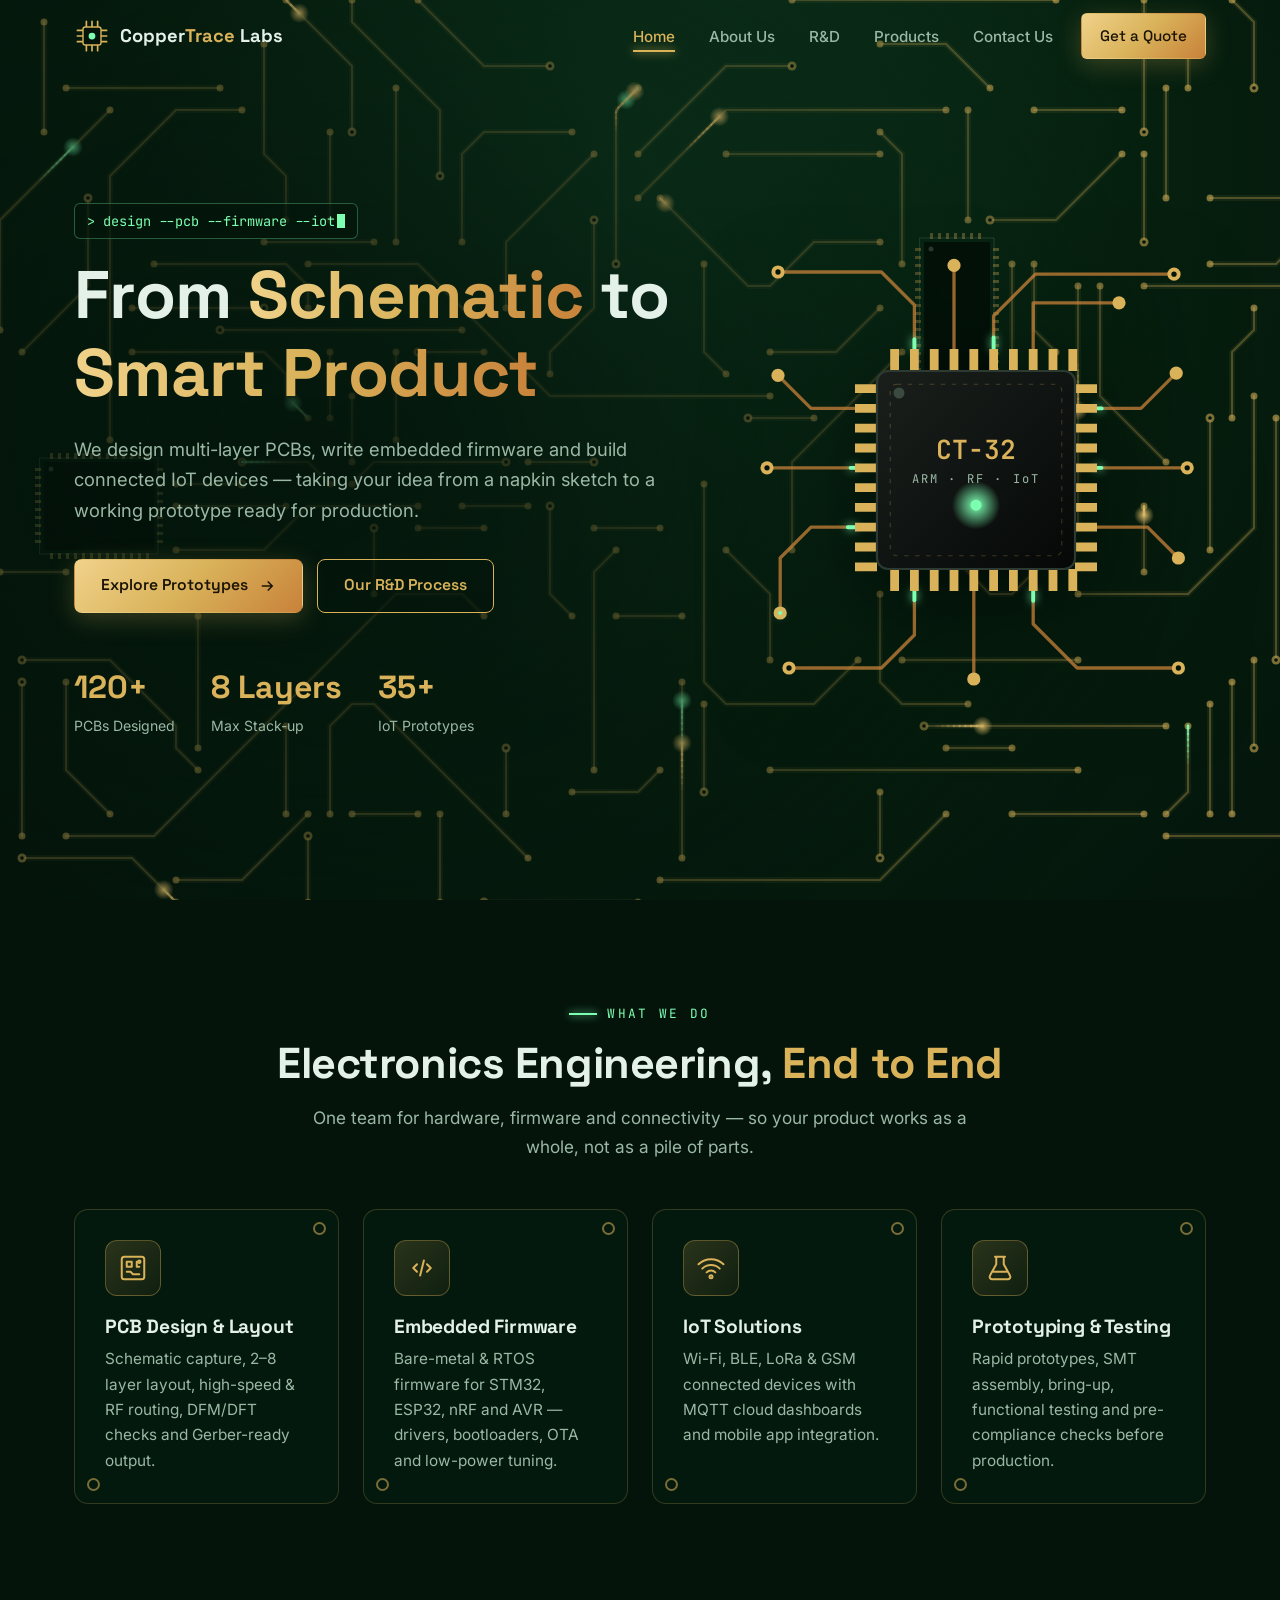
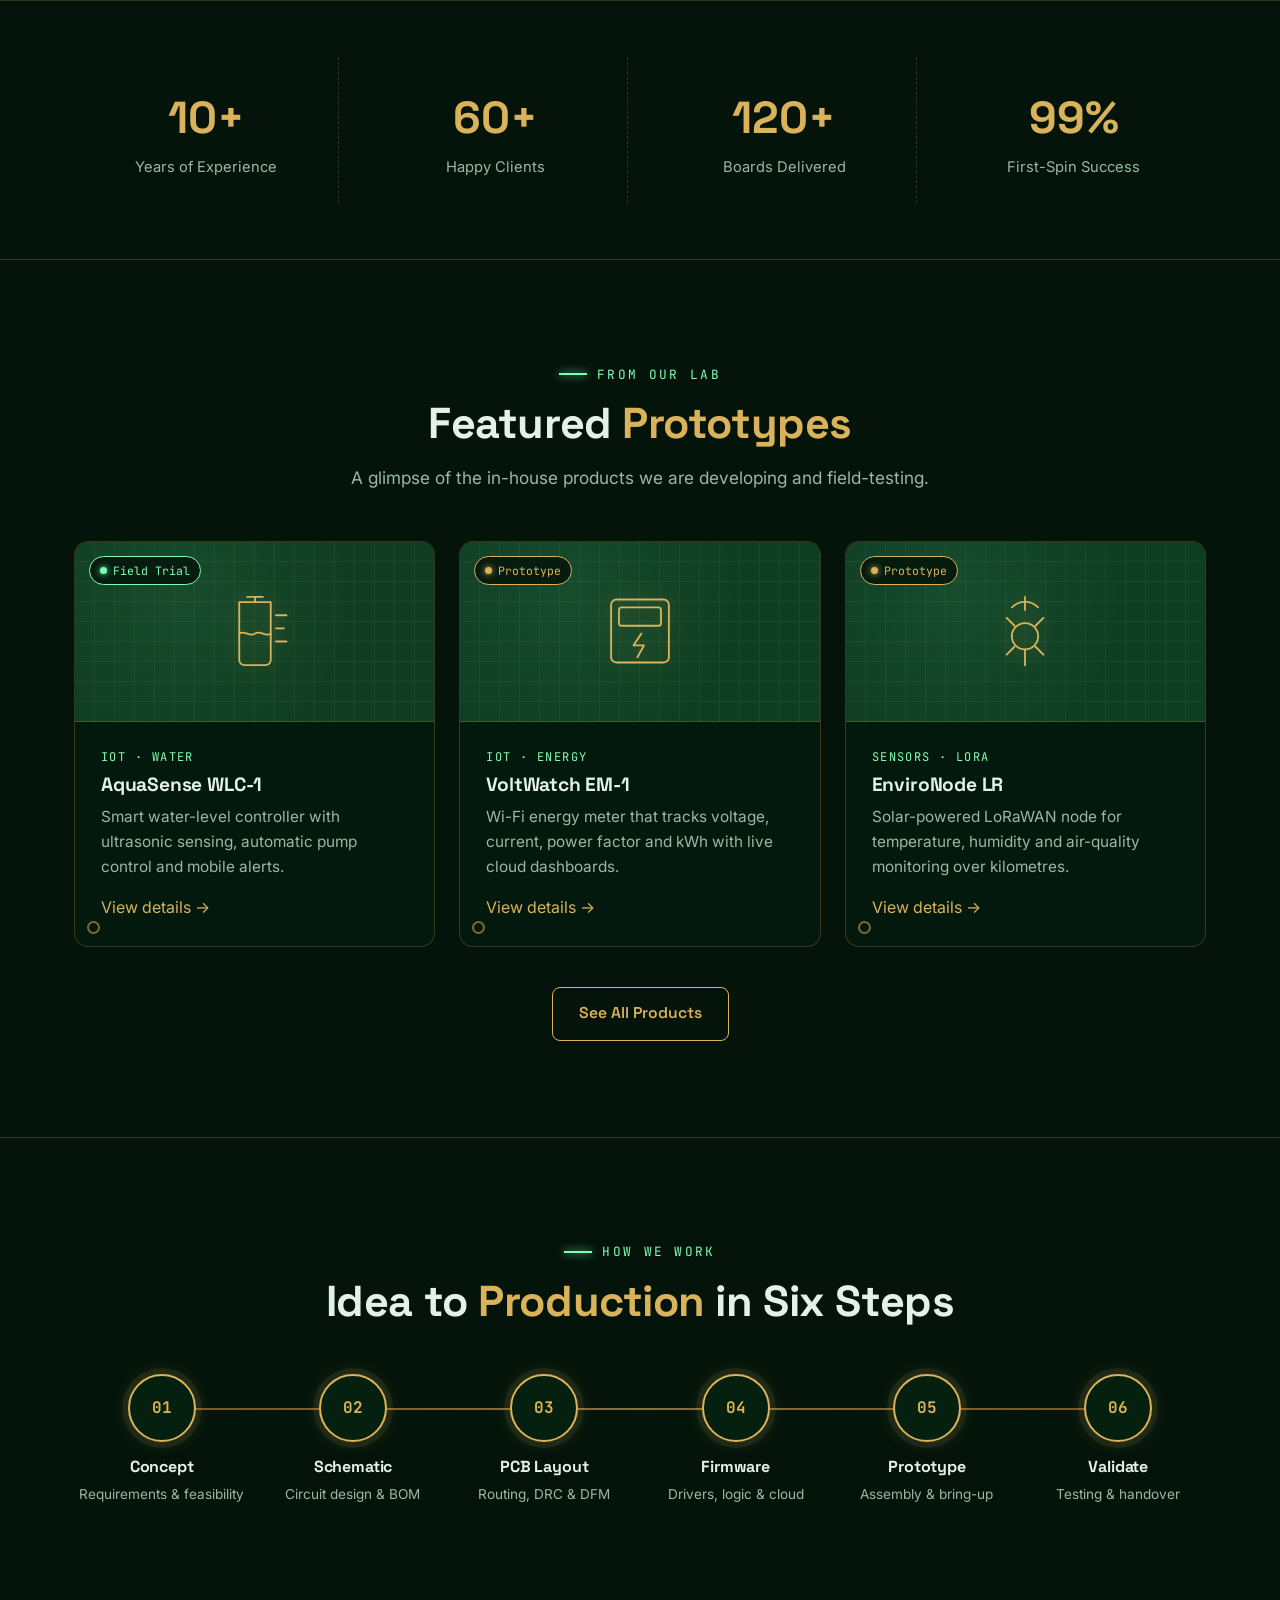
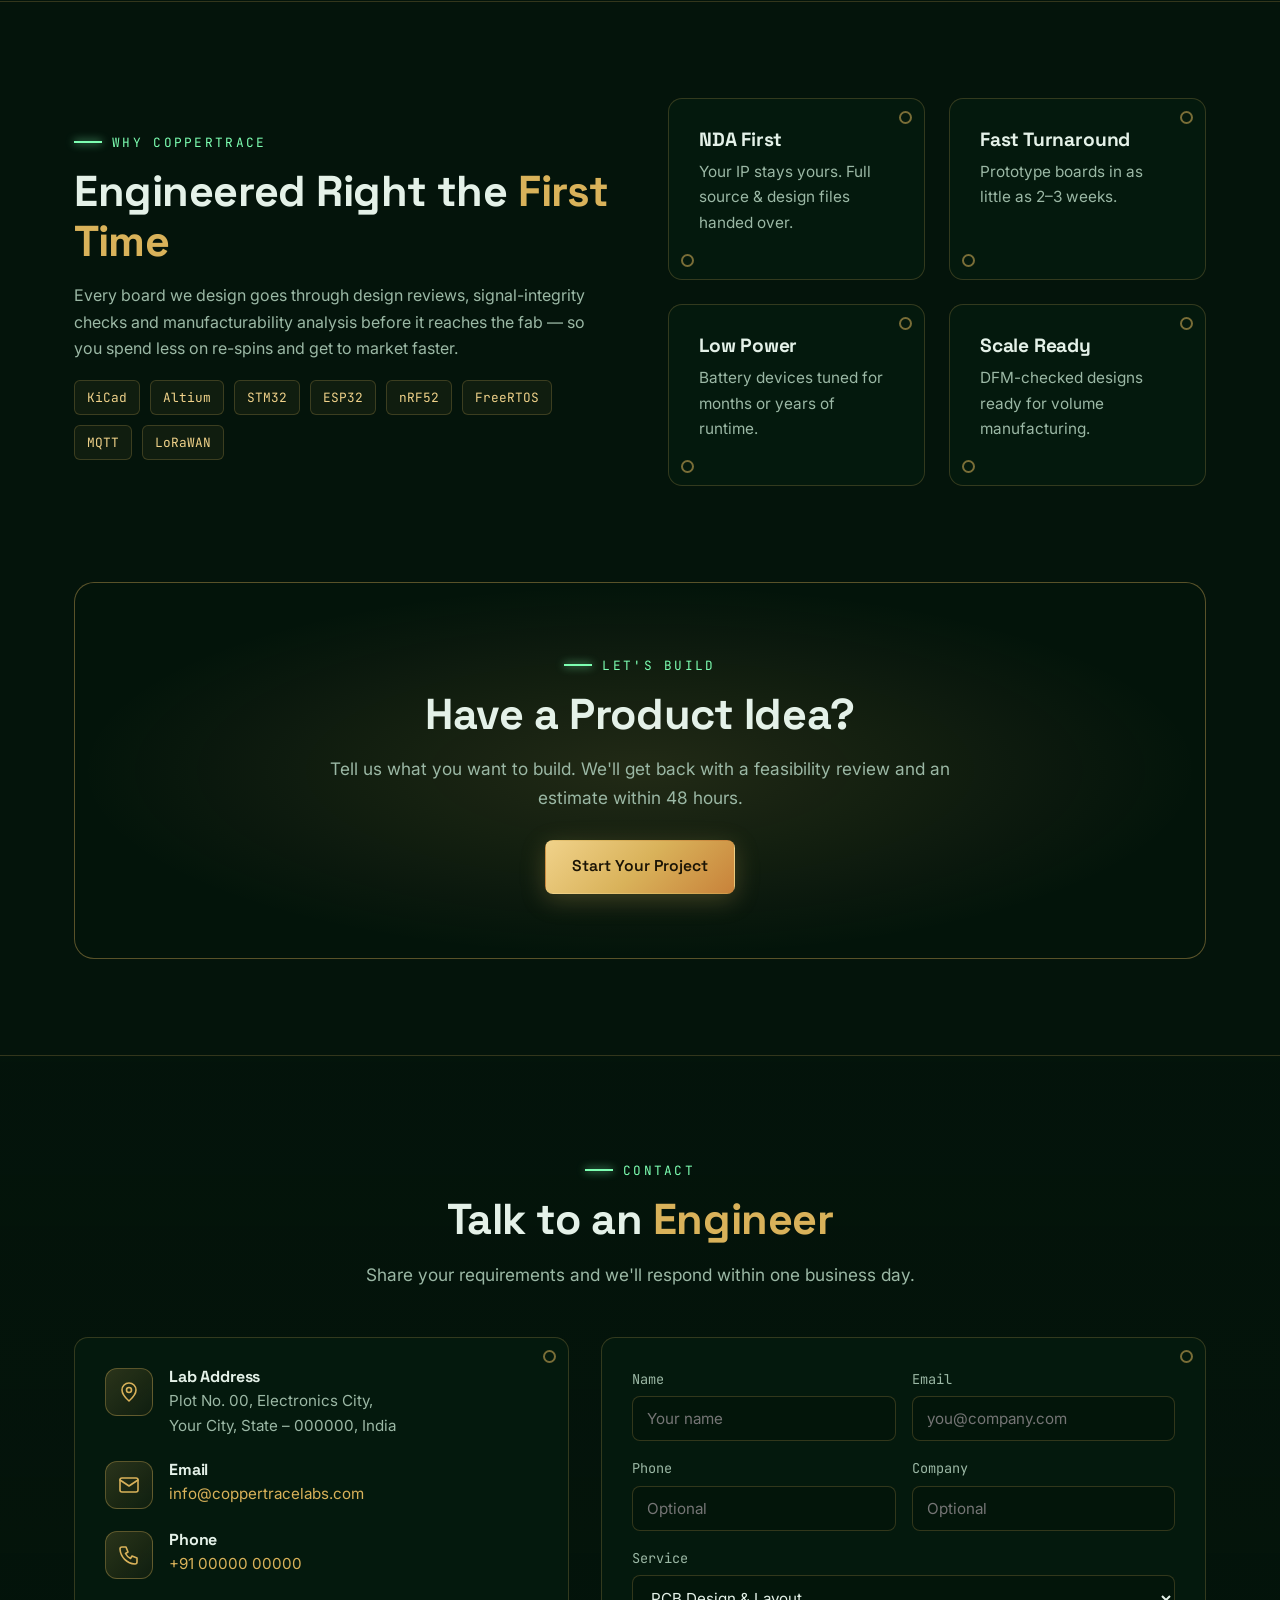
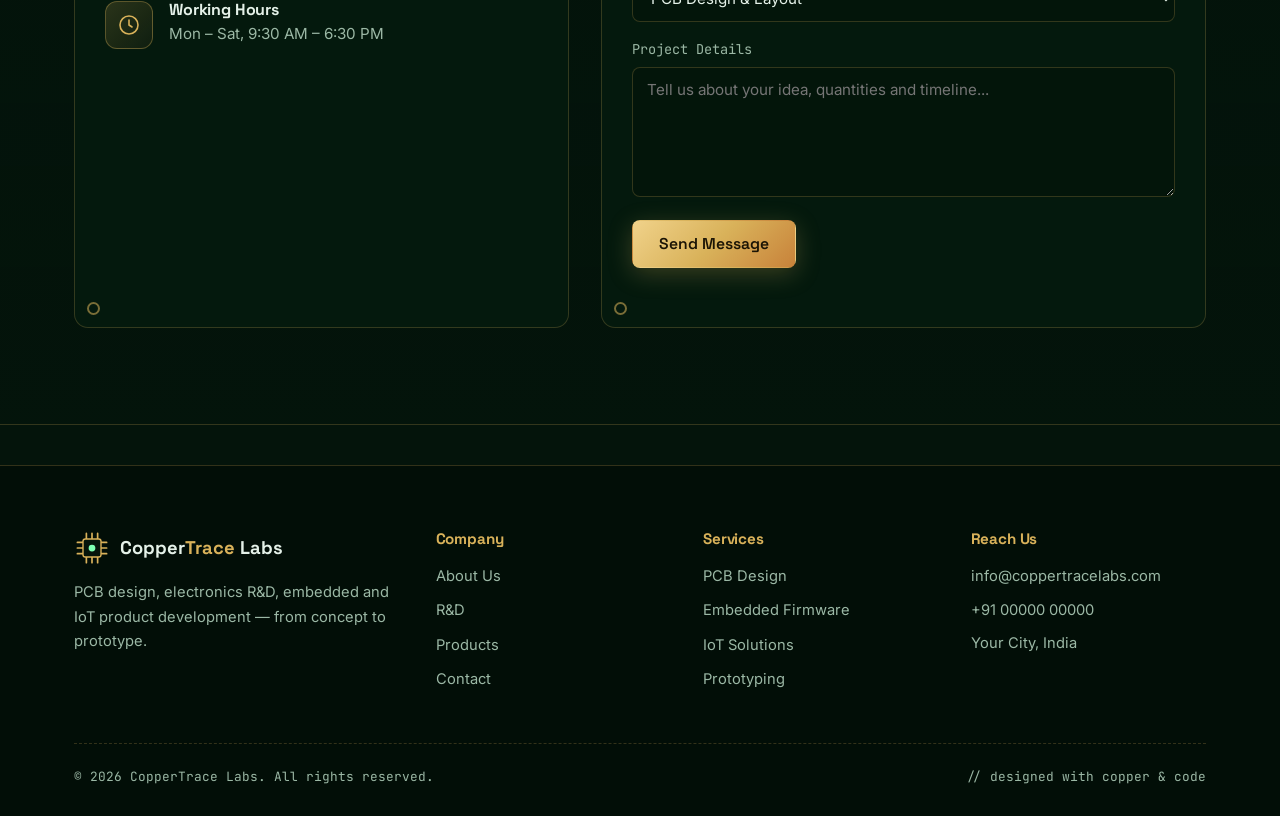
<file: index.html>
<!DOCTYPE html>
<html lang="en">
<head>
  <meta charset="UTF-8">
  <meta name="viewport" content="width=device-width, initial-scale=1.0">
  <title>CopperTrace Labs | PCB Design, Embedded &amp; IoT R&amp;D</title>
  <meta name="description" content="CopperTrace Labs — PCB design, electronics R&D, embedded firmware and IoT product development from concept to prototype.">
  <link rel="icon" type="image/svg+xml" href="assets/favicon.svg">
  <link rel="preconnect" href="https://fonts.googleapis.com">
  <link rel="preconnect" href="https://fonts.gstatic.com" crossorigin>
  <link href="https://fonts.googleapis.com/css2?family=Inter:wght@400;500;600&family=JetBrains+Mono:wght@400;600&family=Space+Grotesk:wght@500;600;700&display=swap" rel="stylesheet">
  <link rel="stylesheet" href="css/style.css">
</head>
<body data-page="home">
  <canvas id="pcb-bg" aria-hidden="true"></canvas>

  <!-- ============ HEADER ============ -->
  <header class="site-header">
    <div class="container nav">
      <a href="index.html" class="logo" aria-label="CopperTrace Labs home">
        <svg viewBox="0 0 64 64" aria-hidden="true"><g stroke="#d9b25a" stroke-width="3" stroke-linecap="round"><path d="M22 6v10M32 6v10M42 6v10M22 48v10M32 48v10M42 48v10M6 22h10M6 32h10M6 42h10M48 22h10M48 32h10M48 42h10"/></g><rect x="16" y="16" width="32" height="32" rx="4" fill="#04140b" stroke="#d9b25a" stroke-width="2.5"/><circle cx="32" cy="32" r="6" fill="#7dffb2"/></svg>
        <span>Copper<em>Trace</em> Labs</span>
      </a>
      <button class="nav-toggle" aria-label="Toggle menu" aria-expanded="false"><span></span></button>
      <ul class="nav-links">
        <li><a href="index.html" class="active">Home</a></li>
        <li><a href="about.html">About Us</a></li>
        <li><a href="rnd.html">R&amp;D</a></li>
        <li><a href="products.html">Products</a></li>
        <li><a href="contact.html">Contact Us</a></li>
        <li><a href="#contact" class="btn btn-primary">Get a Quote</a></li>
      </ul>
    </div>
  </header>

  <main>
    <!-- ============ HERO ============ -->
    <section class="hero">
      <div class="container hero-grid">
        <div class="reveal">
          <span class="terminal-line">&gt; design --pcb --firmware --iot<span class="cursor"></span></span>
          <h1>From <span class="glow">Schematic</span> to <span class="glow">Smart Product</span></h1>
          <p class="lead">We design multi-layer PCBs, write embedded firmware and build connected IoT devices — taking your idea from a napkin sketch to a working prototype ready for production.</p>
          <div class="hero-actions">
            <a href="products.html" class="btn btn-primary">Explore Prototypes
              <svg width="18" height="18" viewBox="0 0 24 24" fill="none" stroke="currentColor" stroke-width="2" aria-hidden="true"><path d="M5 12h14M13 6l6 6-6 6"/></svg>
            </a>
            <a href="rnd.html" class="btn btn-ghost">Our R&amp;D Process</a>
          </div>
          <div class="hero-stats">
            <div><div class="num" data-count="120" data-suffix="+">0</div><div class="lbl">PCBs Designed</div></div>
            <div><div class="num" data-count="8" data-suffix=" Layers">0</div><div class="lbl">Max Stack-up</div></div>
            <div><div class="num" data-count="35" data-suffix="+">0</div><div class="lbl">IoT Prototypes</div></div>
          </div>
        </div>

        <div class="chip-wrap reveal d2" aria-hidden="true">
          <svg class="chip-svg" viewBox="0 0 400 400">
            <defs>
              <linearGradient id="chipBody" x1="0" y1="0" x2="1" y2="1">
                <stop offset="0" stop-color="#1a1f1c"/>
                <stop offset="1" stop-color="#050807"/>
              </linearGradient>
              <radialGradient id="ledGlow">
                <stop offset="0" stop-color="#7dffb2"/>
                <stop offset="1" stop-color="#7dffb2" stop-opacity="0"/>
              </radialGradient>
            </defs>
            <!-- static copper traces -->
            <g fill="none" stroke="#c8823a" stroke-opacity=".75" stroke-width="3" stroke-linecap="round" stroke-linejoin="round">
              <path id="t1" d="M144 90 V50 L114 20 H20"/>
              <path id="t2" d="M180 90 V14"/>
              <path id="t3" d="M216 90 V60 L254 22 H380"/>
              <path id="t4" d="M252 90 V48 H330"/>
              <path id="t5" d="M144 310 V350 L114 380 H30"/>
              <path id="t6" d="M198 310 V390"/>
              <path id="t7" d="M252 310 V340 L292 380 H384"/>
              <path id="t8" d="M90 144 H50 L20 114"/>
              <path id="t9" d="M90 198 H10"/>
              <path id="t10" d="M90 252 H50 L22 280 V330"/>
              <path id="t11" d="M310 144 H350 L382 112"/>
              <path id="t12" d="M310 198 H392"/>
              <path id="t13" d="M310 252 H356 L384 280"/>
            </g>
            <!-- end pads -->
            <g fill="#d9b25a">
              <circle cx="20" cy="20" r="6"/><circle cx="180" cy="14" r="6"/><circle cx="380" cy="22" r="6"/><circle cx="330" cy="48" r="6"/>
              <circle cx="30" cy="380" r="6"/><circle cx="198" cy="390" r="6"/><circle cx="384" cy="380" r="6"/>
              <circle cx="20" cy="114" r="6"/><circle cx="10" cy="198" r="6"/><circle cx="22" cy="330" r="6"/>
              <circle cx="382" cy="112" r="6"/><circle cx="392" cy="198" r="6"/><circle cx="384" cy="280" r="6"/>
            </g>
            <g fill="#04140b"><circle cx="20" cy="20" r="2.4"/><circle cx="380" cy="22" r="2.4"/><circle cx="30" cy="380" r="2.4"/><circle cx="384" cy="380" r="2.4"/><circle cx="10" cy="198" r="2.4"/><circle cx="392" cy="198" r="2.4"/></g>
            <!-- signal flow overlay -->
            <g fill="none" stroke="#7dffb2" stroke-width="3.5" stroke-linecap="round" style="filter:drop-shadow(0 0 4px #7dffb2)">
              <path class="flow" pathLength="200" d="M144 90 V50 L114 20 H20"/>
              <path class="flow d2" pathLength="200" d="M216 90 V60 L254 22 H380"/>
              <path class="flow d3" pathLength="200" d="M144 310 V350 L114 380 H30"/>
              <path class="flow" pathLength="200" d="M252 310 V340 L292 380 H384"/>
              <path class="flow d2" pathLength="200" d="M90 252 H50 L22 280 V330"/>
              <path class="flow d3" pathLength="200" d="M310 144 H350 L382 112"/>
              <path class="flow" pathLength="200" d="M310 198 H392"/>
              <path class="flow d2" pathLength="200" d="M90 198 H10"/>
            </g>
            <!-- pins -->
            <g stroke="#d9b25a" stroke-width="20" stroke-dasharray="8 10">
              <line x1="122" y1="100" x2="292" y2="100"/>
              <line x1="122" y1="300" x2="292" y2="300"/>
              <line x1="100" y1="122" x2="100" y2="292"/>
              <line x1="300" y1="122" x2="300" y2="292"/>
            </g>
            <!-- package -->
            <rect x="110" y="110" width="180" height="180" rx="10" fill="url(#chipBody)" stroke="#2c3a31" stroke-width="2"/>
            <rect x="122" y="122" width="156" height="156" rx="6" fill="none" stroke="#d9b25a" stroke-opacity=".25" stroke-dasharray="4 6"/>
            <circle cx="130" cy="130" r="5" fill="#3a4a40"/>
            <circle class="core-led" cx="200" cy="232" r="22" fill="url(#ledGlow)"/>
            <circle cx="200" cy="232" r="5" fill="#7dffb2"/>
            <text x="200" y="190" text-anchor="middle" font-family="JetBrains Mono, monospace" font-size="24" font-weight="600" fill="#d9b25a">CT-32</text>
            <text x="200" y="212" text-anchor="middle" font-family="JetBrains Mono, monospace" font-size="11" fill="#9bb8a5" letter-spacing="2">ARM · RF · IoT</text>
          </svg>
        </div>
      </div>
    </section>

    <!-- ============ SERVICES ============ -->
    <section id="services">
      <div class="container">
        <div class="center reveal">
          <span class="section-tag">What We Do</span>
          <h2>Electronics Engineering, <span class="text-gold">End to End</span></h2>
          <p class="lead">One team for hardware, firmware and connectivity — so your product works as a whole, not as a pile of parts.</p>
        </div>
        <div class="grid grid-4" style="margin-top:48px">
          <article class="card reveal">
            <div class="icon"><svg viewBox="0 0 24 24"><rect x="3" y="3" width="18" height="18" rx="2"/><path d="M7 7h4v4H7zM15 7v4h2M7 15h3l2 2h5"/><circle cx="17" cy="7" r="1"/></svg></div>
            <h3>PCB Design &amp; Layout</h3>
            <p>Schematic capture, 2–8 layer layout, high-speed &amp; RF routing, DFM/DFT checks and Gerber-ready output.</p>
          </article>
          <article class="card reveal d1">
            <div class="icon"><svg viewBox="0 0 24 24"><path d="M8 9l-3 3 3 3M16 9l3 3-3 3M13.5 6l-3 12"/></svg></div>
            <h3>Embedded Firmware</h3>
            <p>Bare-metal &amp; RTOS firmware for STM32, ESP32, nRF and AVR — drivers, bootloaders, OTA and low-power tuning.</p>
          </article>
          <article class="card reveal d2">
            <div class="icon"><svg viewBox="0 0 24 24"><path d="M5 12.5a10 10 0 0 1 14 0M8.5 15.5a5 5 0 0 1 7 0"/><circle cx="12" cy="19" r="1.2"/><path d="M2 9a14.5 14.5 0 0 1 20 0"/></svg></div>
            <h3>IoT Solutions</h3>
            <p>Wi-Fi, BLE, LoRa &amp; GSM connected devices with MQTT cloud dashboards and mobile app integration.</p>
          </article>
          <article class="card reveal d3">
            <div class="icon"><svg viewBox="0 0 24 24"><path d="M9 3v6l-5 9a2 2 0 0 0 2 3h12a2 2 0 0 0 2-3l-5-9V3M8 3h8M7 15h10"/></svg></div>
            <h3>Prototyping &amp; Testing</h3>
            <p>Rapid prototypes, SMT assembly, bring-up, functional testing and pre-compliance checks before production.</p>
          </article>
        </div>
      </div>
    </section>

    <!-- ============ STATS ============ -->
    <section class="panel" style="padding:56px 0">
      <div class="container stats">
        <div class="stat reveal"><div class="num" data-count="10" data-suffix="+">0</div><div class="lbl">Years of Experience</div></div>
        <div class="stat reveal d1"><div class="num" data-count="60" data-suffix="+">0</div><div class="lbl">Happy Clients</div></div>
        <div class="stat reveal d2"><div class="num" data-count="120" data-suffix="+">0</div><div class="lbl">Boards Delivered</div></div>
        <div class="stat reveal d3"><div class="num" data-count="99" data-suffix="%">0</div><div class="lbl">First-Spin Success</div></div>
      </div>
    </section>

    <!-- ============ FEATURED PRODUCTS ============ -->
    <section>
      <div class="container">
        <div class="center reveal">
          <span class="section-tag">From Our Lab</span>
          <h2>Featured <span class="text-gold">Prototypes</span></h2>
          <p class="lead">A glimpse of the in-house products we are developing and field-testing.</p>
        </div>
        <div class="grid grid-3" style="margin-top:48px">
          <article class="card product reveal">
            <div class="product-visual">
              <span class="status trial">Field Trial</span>
              <svg viewBox="0 0 64 64"><path d="M20 10h24v44a4 4 0 0 1-4 4H24a4 4 0 0 1-4-4z"/><path d="M20 34c4-3 8 3 12 0s8 3 12 0"/><path d="M26 6h12M32 6v4M48 20h8M48 30h6M48 40h8"/></svg>
            </div>
            <div class="product-body">
              <div class="cat">IoT · Water</div>
              <h3>AquaSense WLC-1</h3>
              <p>Smart water-level controller with ultrasonic sensing, automatic pump control and mobile alerts.</p>
              <a href="products.html">View details &rarr;</a>
            </div>
          </article>
          <article class="card product reveal d1">
            <div class="product-visual">
              <span class="status proto">Prototype</span>
              <svg viewBox="0 0 64 64"><rect x="10" y="8" width="44" height="48" rx="4"/><rect x="16" y="14" width="32" height="14" rx="2"/><path d="M33 34l-6 9h8l-5 9"/></svg>
            </div>
            <div class="product-body">
              <div class="cat">IoT · Energy</div>
              <h3>VoltWatch EM-1</h3>
              <p>Wi-Fi energy meter that tracks voltage, current, power factor and kWh with live cloud dashboards.</p>
              <a href="products.html">View details &rarr;</a>
            </div>
          </article>
          <article class="card product reveal d2">
            <div class="product-visual">
              <span class="status proto">Prototype</span>
              <svg viewBox="0 0 64 64"><circle cx="32" cy="36" r="10"/><path d="M32 6v10M32 46v12M18 22l6 6M40 44l6 6M46 22l-6 6M24 44l-6 6"/><path d="M22 14a14 14 0 0 1 20 0"/></svg>
            </div>
            <div class="product-body">
              <div class="cat">Sensors · LoRa</div>
              <h3>EnviroNode LR</h3>
              <p>Solar-powered LoRaWAN node for temperature, humidity and air-quality monitoring over kilometres.</p>
              <a href="products.html">View details &rarr;</a>
            </div>
          </article>
        </div>
        <div class="center" style="margin-top:40px">
          <a href="products.html" class="btn btn-ghost">See All Products</a>
        </div>
      </div>
    </section>

    <!-- ============ PROCESS ============ -->
    <section class="panel">
      <div class="container">
        <div class="center reveal">
          <span class="section-tag">How We Work</span>
          <h2>Idea to <span class="text-gold">Production</span> in Six Steps</h2>
        </div>
        <div class="process">
          <div class="step reveal"><div class="node">01</div><h4>Concept</h4><p>Requirements &amp; feasibility</p></div>
          <div class="step reveal d1"><div class="node">02</div><h4>Schematic</h4><p>Circuit design &amp; BOM</p></div>
          <div class="step reveal d2"><div class="node">03</div><h4>PCB Layout</h4><p>Routing, DRC &amp; DFM</p></div>
          <div class="step reveal d3"><div class="node">04</div><h4>Firmware</h4><p>Drivers, logic &amp; cloud</p></div>
          <div class="step reveal d2"><div class="node">05</div><h4>Prototype</h4><p>Assembly &amp; bring-up</p></div>
          <div class="step reveal d3"><div class="node">06</div><h4>Validate</h4><p>Testing &amp; handover</p></div>
        </div>
      </div>
    </section>

    <!-- ============ WHY US ============ -->
    <section>
      <div class="container split">
        <div class="reveal">
          <span class="section-tag">Why CopperTrace</span>
          <h2>Engineered Right the <span class="text-gold">First Time</span></h2>
          <p>Every board we design goes through design reviews, signal-integrity checks and manufacturability analysis before it reaches the fab — so you spend less on re-spins and get to market faster.</p>
          <div class="tags">
            <span class="tag">KiCad</span><span class="tag">Altium</span><span class="tag">STM32</span><span class="tag">ESP32</span>
            <span class="tag">nRF52</span><span class="tag">FreeRTOS</span><span class="tag">MQTT</span><span class="tag">LoRaWAN</span>
          </div>
        </div>
        <div class="grid grid-2 reveal d2">
          <div class="card"><h3>NDA First</h3><p>Your IP stays yours. Full source &amp; design files handed over.</p></div>
          <div class="card"><h3>Fast Turnaround</h3><p>Prototype boards in as little as 2–3 weeks.</p></div>
          <div class="card"><h3>Low Power</h3><p>Battery devices tuned for months or years of runtime.</p></div>
          <div class="card"><h3>Scale Ready</h3><p>DFM-checked designs ready for volume manufacturing.</p></div>
        </div>
      </div>
    </section>

    <!-- ============ CTA ============ -->
    <section style="padding-top:0">
      <div class="container">
        <div class="cta reveal">
          <span class="section-tag">Let's Build</span>
          <h2>Have a Product Idea?</h2>
          <p class="lead">Tell us what you want to build. We'll get back with a feasibility review and an estimate within 48 hours.</p>
          <a href="#contact" class="btn btn-primary">Start Your Project</a>
        </div>
      </div>
    </section>

    <!-- ============ CONTACT ============ -->
    <section id="contact" class="panel">
      <div class="container">
        <div class="center reveal">
          <span class="section-tag">Contact</span>
          <h2>Talk to an <span class="text-gold">Engineer</span></h2>
          <p class="lead">Share your requirements and we'll respond within one business day.</p>
        </div>
        <div class="contact-grid" style="margin-top:48px">
          <div class="contact-info card reveal">
            <div class="item" data-cms-block>
              <div class="icon"><svg viewBox="0 0 24 24"><path d="M12 21s-7-6.2-7-11a7 7 0 0 1 14 0c0 4.8-7 11-7 11z"/><circle cx="12" cy="10" r="2.5"/></svg></div>
              <div><h4>Lab Address</h4><p data-cms="contact.address">Plot No. 00, Electronics City,<br>Your City, State – 000000, India</p></div>
            </div>
            <div class="item" data-cms-block>
              <div class="icon"><svg viewBox="0 0 24 24"><rect x="3" y="5" width="18" height="14" rx="2"/><path d="M3 7l9 6 9-6"/></svg></div>
              <div><h4>Email</h4><p><a href="mailto:info@coppertracelabs.com" data-cms="contact.email" data-cms-link="mailto">info@coppertracelabs.com</a></p></div>
            </div>
            <div class="item" data-cms-block>
              <div class="icon"><svg viewBox="0 0 24 24"><path d="M5 4h4l2 5-2.5 1.5a11 11 0 0 0 5 5L15 13l5 2v4a2 2 0 0 1-2 2A16 16 0 0 1 3 6a2 2 0 0 1 2-2"/></svg></div>
              <div><h4>Phone</h4><p><a href="tel:+910000000000" data-cms="contact.phone" data-cms-link="tel">+91 00000 00000</a></p></div>
            </div>
            <div class="item" data-cms-block>
              <div class="icon"><svg viewBox="0 0 24 24"><circle cx="12" cy="12" r="9"/><path d="M12 7v5l3 2"/></svg></div>
              <div><h4>Working Hours</h4><p data-cms="contact.hours">Mon – Sat, 9:30 AM – 6:30 PM</p></div>
            </div>
          </div>

          <form id="contact-form" class="card reveal d2">
            <div class="row">
              <div class="field"><label for="name">Name</label><input id="name" name="name" type="text" required placeholder="Your name"></div>
              <div class="field"><label for="email">Email</label><input id="email" name="email" type="email" required placeholder="you@company.com"></div>
            </div>
            <div class="row">
              <div class="field"><label for="phone">Phone</label><input id="phone" name="phone" type="tel" placeholder="Optional"></div>
              <div class="field"><label for="company">Company</label><input id="company" name="company" type="text" placeholder="Optional"></div>
            </div>
            <div class="hp" aria-hidden="true"><label for="website">Website</label><input id="website" name="website" type="text" tabindex="-1" autocomplete="off"></div>
            <div class="field">
                <label for="service">Service</label>
                <select id="service" name="service">
                  <option>PCB Design &amp; Layout</option>
                  <option>Embedded Firmware</option>
                  <option>IoT Product Development</option>
                  <option>Prototyping &amp; Testing</option>
                  <option>Product Enquiry</option>
                  <option>Other</option>
                </select>
            </div>
            <div class="field"><label for="message">Project Details</label><textarea id="message" name="message" required placeholder="Tell us about your idea, quantities and timeline..."></textarea></div>
            <button type="submit" class="btn btn-primary">Send Message</button>
            <p class="form-status" role="status" aria-live="polite"></p>
          </form>
        </div>
      </div>
    </section>
  </main>

  <!-- ============ FOOTER ============ -->
  <footer class="site-footer">
    <div class="container">
      <div class="footer-grid">
        <div>
          <a href="index.html" class="logo" style="margin-bottom:14px">
            <svg viewBox="0 0 64 64" aria-hidden="true"><g stroke="#d9b25a" stroke-width="3" stroke-linecap="round"><path d="M22 6v10M32 6v10M42 6v10M22 48v10M32 48v10M42 48v10M6 22h10M6 32h10M6 42h10M48 22h10M48 32h10M48 42h10"/></g><rect x="16" y="16" width="32" height="32" rx="4" fill="#04140b" stroke="#d9b25a" stroke-width="2.5"/><circle cx="32" cy="32" r="6" fill="#7dffb2"/></svg>
            <span>Copper<em>Trace</em> Labs</span>
          </a>
          <p>PCB design, electronics R&amp;D, embedded and IoT product development — from concept to prototype.</p>
        </div>
        <div>
          <h4>Company</h4>
          <ul><li><a href="about.html">About Us</a></li><li><a href="rnd.html">R&amp;D</a></li><li><a href="products.html">Products</a></li><li><a href="contact.html">Contact</a></li></ul>
        </div>
        <div>
          <h4>Services</h4>
          <ul><li><a href="index.html#services">PCB Design</a></li><li><a href="index.html#services">Embedded Firmware</a></li><li><a href="index.html#services">IoT Solutions</a></li><li><a href="index.html#services">Prototyping</a></li></ul>
        </div>
        <div>
          <h4>Reach Us</h4>
          <ul><li><a href="mailto:info@coppertracelabs.com" data-cms="contact.email" data-cms-link="mailto">info@coppertracelabs.com</a></li><li><a href="tel:+910000000000" data-cms="contact.phone" data-cms-link="tel">+91 00000 00000</a></li><li><p data-cms="contact.city">Your City, India</p></li></ul>
        </div>
      </div>
      <div class="footer-bottom">
        <span>&copy; <span data-year>2026</span> CopperTrace Labs. All rights reserved.</span>
        <span>// designed with copper &amp; code</span>
      </div>
    </div>
  </footer>

  <script src="js/main.js"></script>
</body>
</html>
</file>
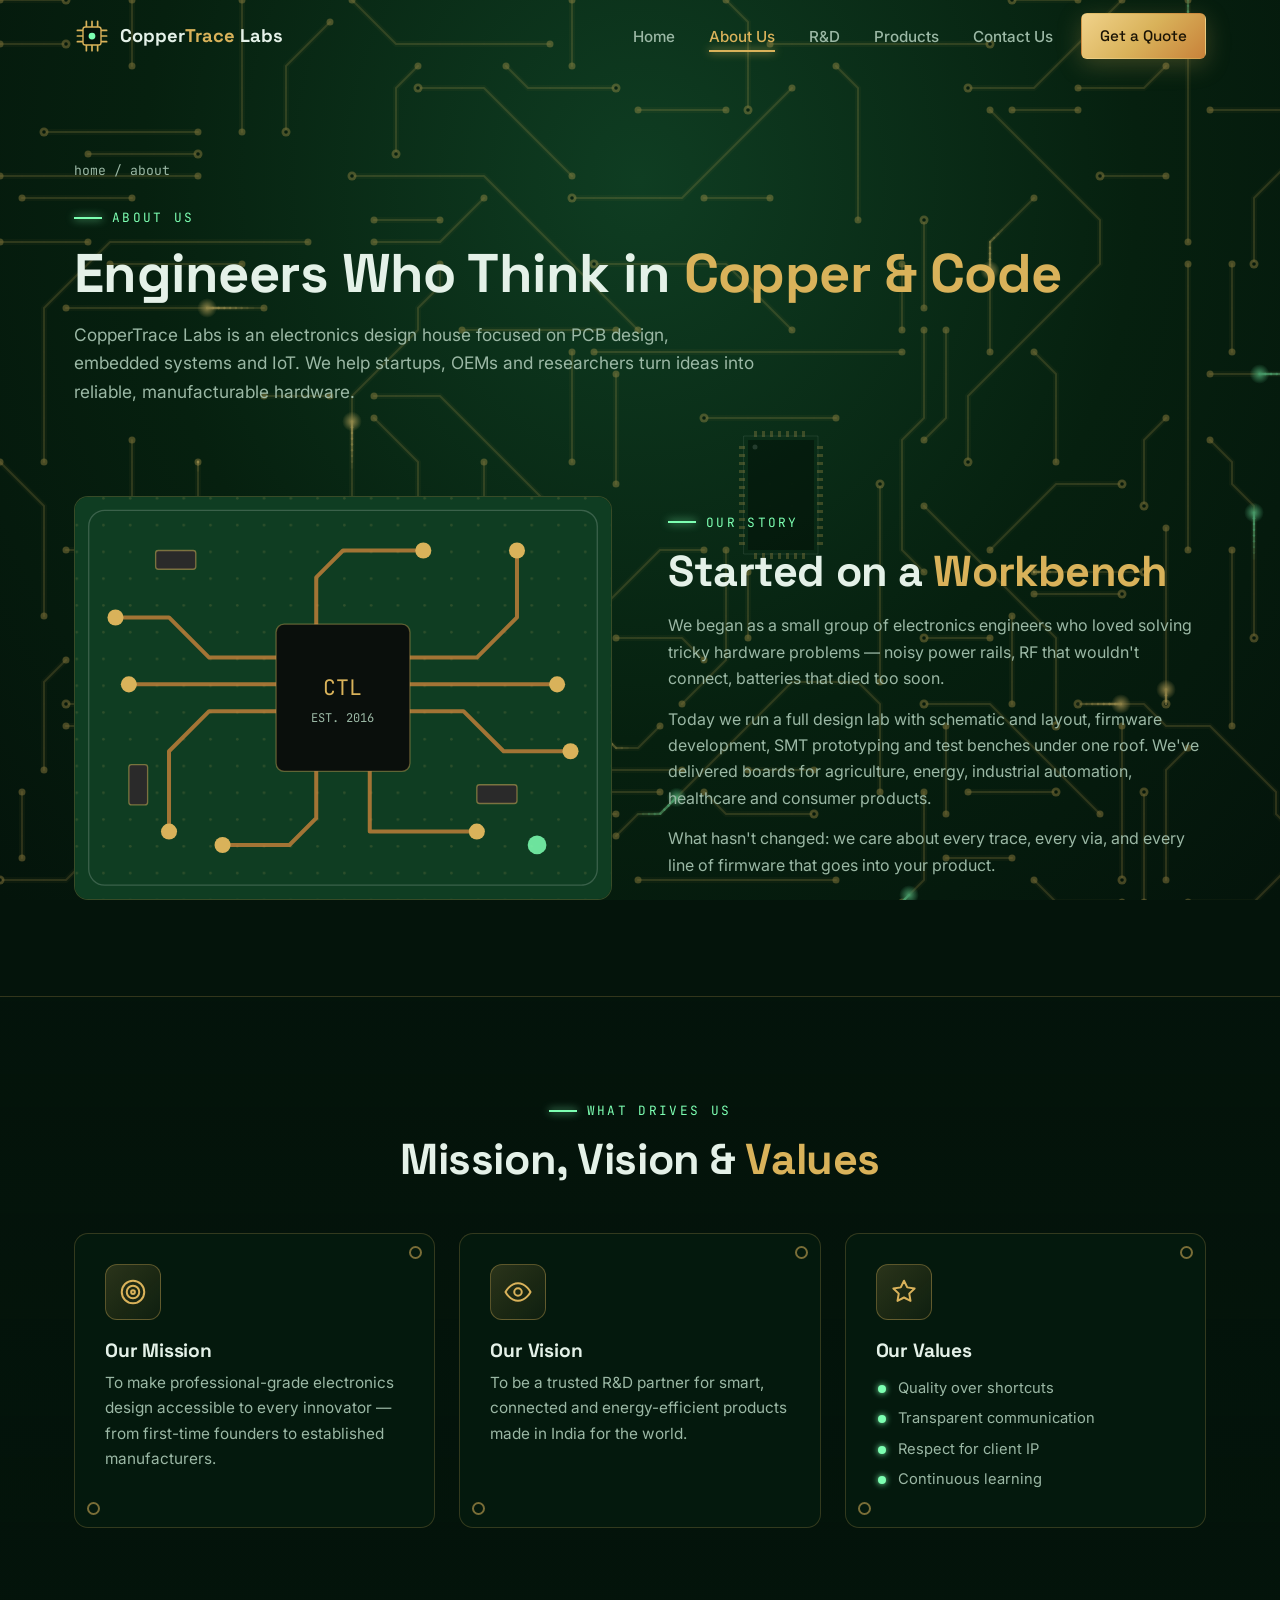
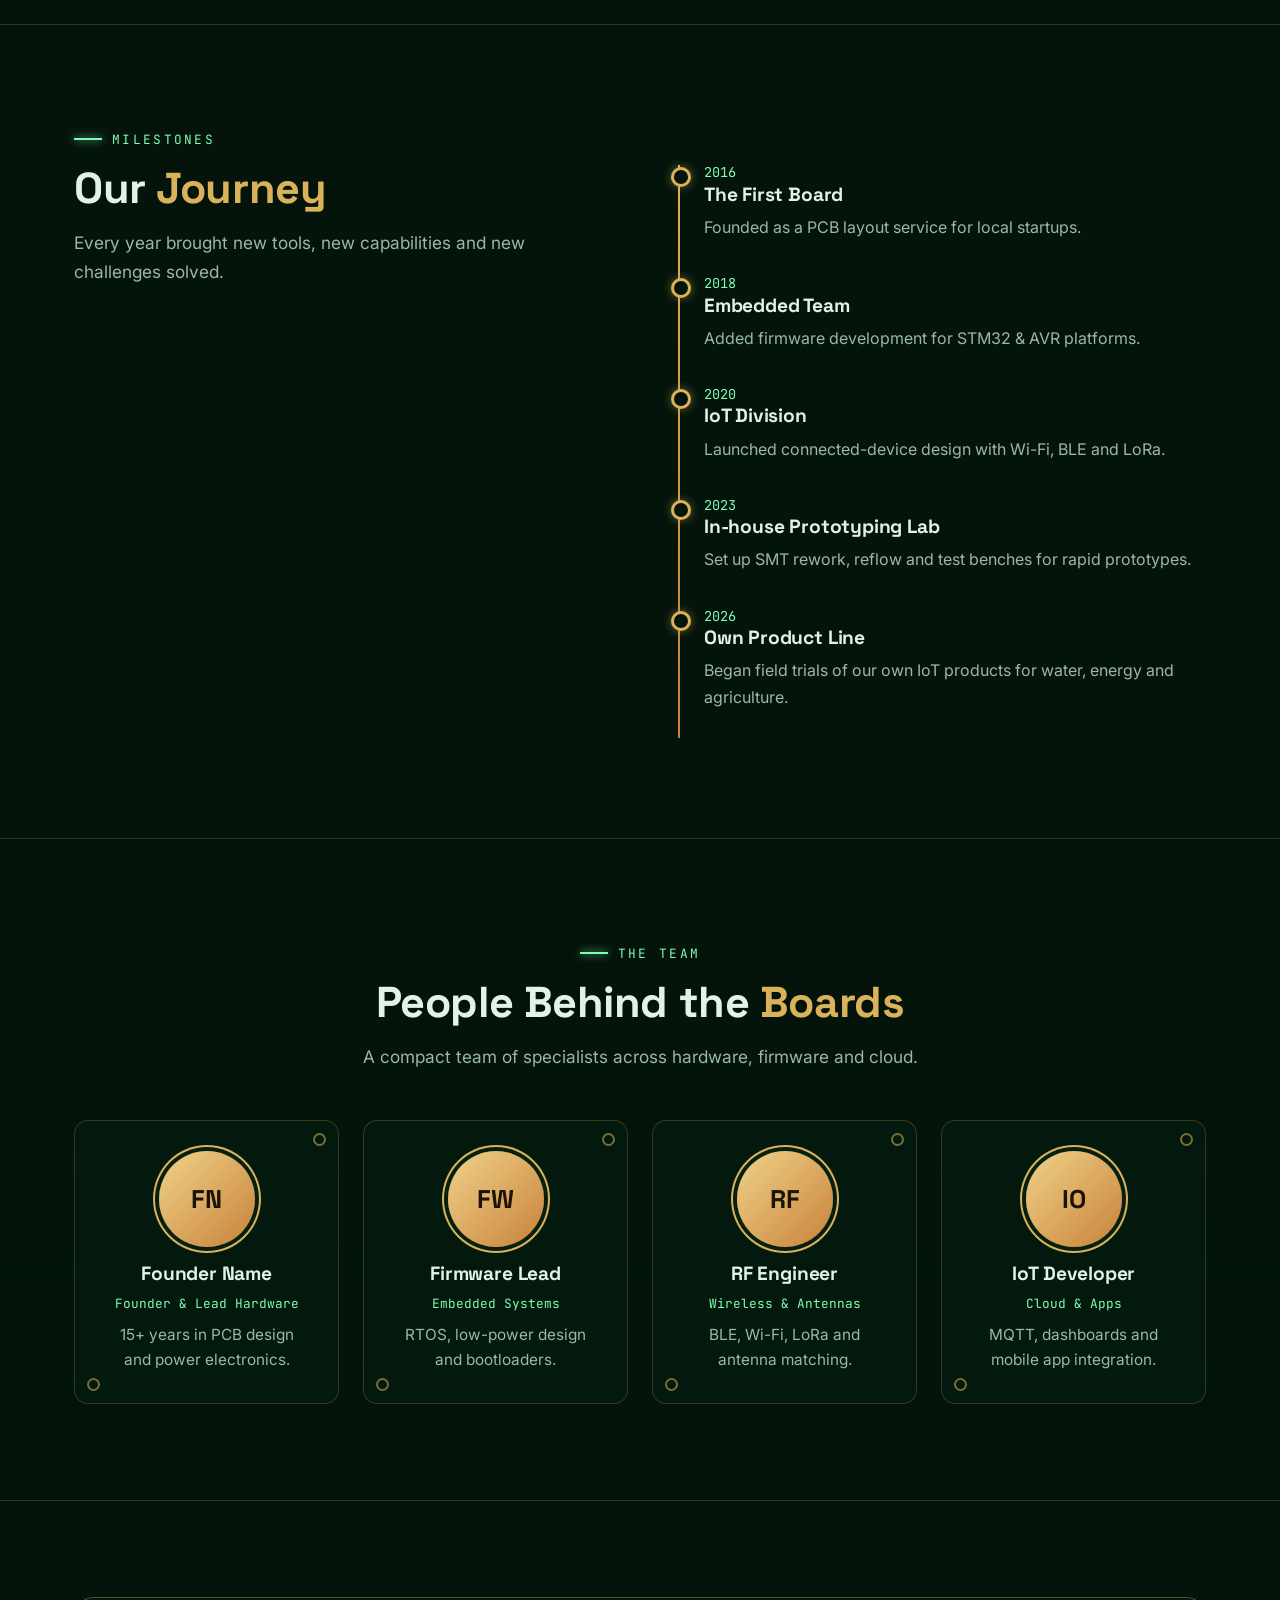
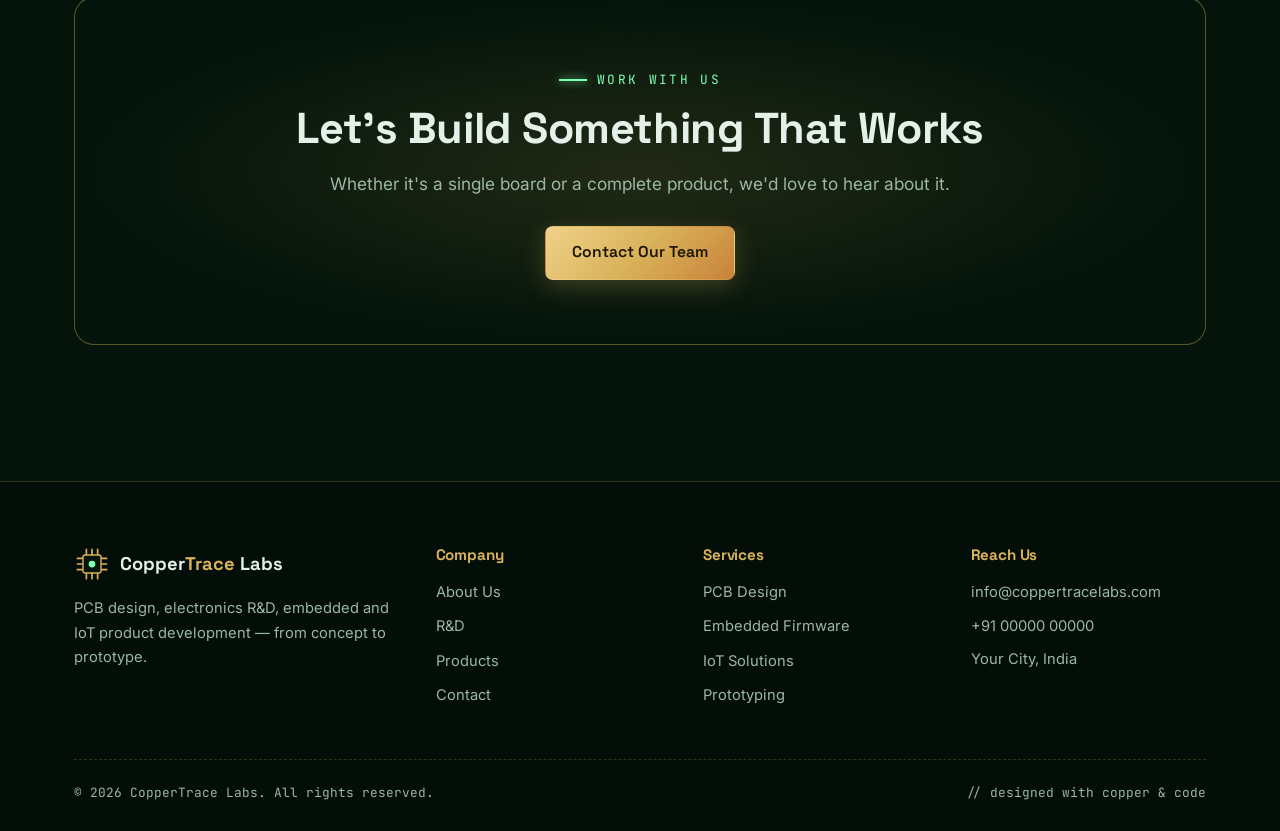
<file: about.html>
<!DOCTYPE html>
<html lang="en">
<head>
  <meta charset="UTF-8">
  <meta name="viewport" content="width=device-width, initial-scale=1.0">
  <title>About Us | CopperTrace Labs</title>
  <meta name="description" content="About CopperTrace Labs — a team of hardware and firmware engineers building PCBs, embedded systems and IoT products.">
  <link rel="icon" type="image/svg+xml" href="assets/favicon.svg">
  <link rel="preconnect" href="https://fonts.googleapis.com">
  <link rel="preconnect" href="https://fonts.gstatic.com" crossorigin>
  <link href="https://fonts.googleapis.com/css2?family=Inter:wght@400;500;600&family=JetBrains+Mono:wght@400;600&family=Space+Grotesk:wght@500;600;700&display=swap" rel="stylesheet">
  <link rel="stylesheet" href="css/style.css">
</head>
<body class="inner" data-page="about">
  <canvas id="pcb-bg" aria-hidden="true"></canvas>

  <header class="site-header">
    <div class="container nav">
      <a href="index.html" class="logo" aria-label="CopperTrace Labs home">
        <svg viewBox="0 0 64 64" aria-hidden="true"><g stroke="#d9b25a" stroke-width="3" stroke-linecap="round"><path d="M22 6v10M32 6v10M42 6v10M22 48v10M32 48v10M42 48v10M6 22h10M6 32h10M6 42h10M48 22h10M48 32h10M48 42h10"/></g><rect x="16" y="16" width="32" height="32" rx="4" fill="#04140b" stroke="#d9b25a" stroke-width="2.5"/><circle cx="32" cy="32" r="6" fill="#7dffb2"/></svg>
        <span>Copper<em>Trace</em> Labs</span>
      </a>
      <button class="nav-toggle" aria-label="Toggle menu" aria-expanded="false"><span></span></button>
      <ul class="nav-links">
        <li><a href="index.html">Home</a></li>
        <li><a href="about.html" class="active">About Us</a></li>
        <li><a href="rnd.html">R&amp;D</a></li>
        <li><a href="products.html">Products</a></li>
        <li><a href="contact.html">Contact Us</a></li>
        <li><a href="contact.html#contact-form" class="btn btn-primary">Get a Quote</a></li>
      </ul>
    </div>
  </header>

  <main>
    <section class="page-hero">
      <div class="container reveal">
        <div class="breadcrumb"><a href="index.html">home</a> / about</div>
        <span class="section-tag">About Us</span>
        <h1 data-cms="about.hero.title">Engineers Who Think in <span class="text-gold">Copper &amp; Code</span></h1>
        <p class="lead" data-cms="about.hero.lead">CopperTrace Labs is an electronics design house focused on PCB design, embedded systems and IoT. We help startups, OEMs and researchers turn ideas into reliable, manufacturable hardware.</p>
      </div>
    </section>

    <!-- Story -->
    <section style="padding-top:20px">
      <div class="container split">
        <div class="board-visual reveal" aria-hidden="true">
          <svg viewBox="0 0 400 300">
            <defs>
              <pattern id="dots" width="20" height="20" patternUnits="userSpaceOnUse"><circle cx="1" cy="1" r="1" fill="#d9b25a" fill-opacity=".15"/></pattern>
            </defs>
            <rect width="400" height="300" fill="#0f3d22"/>
            <rect width="400" height="300" fill="url(#dots)"/>
            <rect x="10" y="10" width="380" height="280" rx="12" fill="none" stroke="#e4f1e8" stroke-opacity=".2"/>
            <g fill="none" stroke="#c8823a" stroke-width="3" stroke-linecap="round" stroke-linejoin="round" stroke-opacity=".8">
              <path d="M160 120 H100 L70 90 H30"/><path d="M160 140 H40"/><path d="M160 160 H100 L70 190 V250"/>
              <path d="M240 120 H300 L330 90 V40"/><path d="M240 140 H360"/><path d="M240 160 H290 L320 190 H370"/>
              <path d="M180 100 V60 L200 40 H260"/><path d="M220 200 V250 H300"/><path d="M180 200 V240 L160 260 H110"/>
            </g>
            <g fill="#d9b25a"><circle cx="30" cy="90" r="6"/><circle cx="40" cy="140" r="6"/><circle cx="70" cy="250" r="6"/><circle cx="330" cy="40" r="6"/><circle cx="360" cy="140" r="6"/><circle cx="370" cy="190" r="6"/><circle cx="260" cy="40" r="6"/><circle cx="300" cy="250" r="6"/><circle cx="110" cy="260" r="6"/></g>
            <rect x="150" y="95" width="100" height="110" rx="6" fill="#0a0f0c" stroke="#d9b25a" stroke-opacity=".4"/>
            <text x="200" y="148" text-anchor="middle" font-family="JetBrains Mono, monospace" font-size="16" fill="#d9b25a">CTL</text>
            <text x="200" y="168" text-anchor="middle" font-family="JetBrains Mono, monospace" font-size="9" fill="#9bb8a5">EST. 2016</text>
            <g fill="#2a2a2a" stroke="#d9b25a" stroke-opacity=".5"><rect x="60" y="40" width="30" height="14" rx="2"/><rect x="300" y="215" width="30" height="14" rx="2"/><rect x="40" y="200" width="14" height="30" rx="2"/></g>
            <circle cx="345" cy="260" r="7" fill="#7dffb2"><animate attributeName="opacity" values="1;.3;1" dur="1.6s" repeatCount="indefinite"/></circle>
          </svg>
        </div>
        <div class="reveal d2">
          <span class="section-tag">Our Story</span>
          <h2 data-cms="about.story.title">Started on a <span class="text-gold">Workbench</span></h2>
          <p data-cms="about.story.p1">We began as a small group of electronics engineers who loved solving tricky hardware problems — noisy power rails, RF that wouldn't connect, batteries that died too soon.</p>
          <p data-cms="about.story.p2">Today we run a full design lab with schematic and layout, firmware development, SMT prototyping and test benches under one roof. We've delivered boards for agriculture, energy, industrial automation, healthcare and consumer products.</p>
          <p data-cms="about.story.p3">What hasn't changed: we care about every trace, every via, and every line of firmware that goes into your product.</p>
        </div>
      </div>
    </section>

    <!-- Mission / Vision / Values -->
    <section class="panel">
      <div class="container">
        <div class="center reveal">
          <span class="section-tag">What Drives Us</span>
          <h2>Mission, Vision &amp; <span class="text-gold">Values</span></h2>
        </div>
        <div class="grid grid-3" style="margin-top:48px">
          <article class="card reveal">
            <div class="icon"><svg viewBox="0 0 24 24"><circle cx="12" cy="12" r="9"/><circle cx="12" cy="12" r="5"/><circle cx="12" cy="12" r="1.5"/></svg></div>
            <h3>Our Mission</h3>
            <p data-cms="about.mission">To make professional-grade electronics design accessible to every innovator — from first-time founders to established manufacturers.</p>
          </article>
          <article class="card reveal d1">
            <div class="icon"><svg viewBox="0 0 24 24"><path d="M2 12s3.5-7 10-7 10 7 10 7-3.5 7-10 7S2 12 2 12z"/><circle cx="12" cy="12" r="3"/></svg></div>
            <h3>Our Vision</h3>
            <p data-cms="about.vision">To be a trusted R&amp;D partner for smart, connected and energy-efficient products made in India for the world.</p>
          </article>
          <article class="card reveal d2">
            <div class="icon"><svg viewBox="0 0 24 24"><path d="M12 3l2.6 5.3 5.9.9-4.3 4.1 1 5.8L12 16.4 6.8 19.1l1-5.8L3.5 9.2l5.9-.9z"/></svg></div>
            <h3>Our Values</h3>
            <ul class="ticks">
              <li data-cms="about.values.1">Quality over shortcuts</li>
              <li data-cms="about.values.2">Transparent communication</li>
              <li data-cms="about.values.3">Respect for client IP</li>
              <li data-cms="about.values.4">Continuous learning</li>
            </ul>
          </article>
        </div>
      </div>
    </section>

    <!-- Timeline -->
    <section>
      <div class="container split" style="align-items:start">
        <div class="reveal">
          <span class="section-tag">Milestones</span>
          <h2 data-cms="about.journey.title">Our <span class="text-gold">Journey</span></h2>
          <p class="lead" data-cms="about.journey.lead">Every year brought new tools, new capabilities and new challenges solved.</p>
        </div>
        <div class="timeline reveal d2">
          <div class="tl-item" data-cms-block><div class="year" data-cms="about.timeline.1.year">2016</div><h3 data-cms="about.timeline.1.title">The First Board</h3><p data-cms="about.timeline.1.text">Founded as a PCB layout service for local startups.</p></div>
          <div class="tl-item" data-cms-block><div class="year" data-cms="about.timeline.2.year">2018</div><h3 data-cms="about.timeline.2.title">Embedded Team</h3><p data-cms="about.timeline.2.text">Added firmware development for STM32 &amp; AVR platforms.</p></div>
          <div class="tl-item" data-cms-block><div class="year" data-cms="about.timeline.3.year">2020</div><h3 data-cms="about.timeline.3.title">IoT Division</h3><p data-cms="about.timeline.3.text">Launched connected-device design with Wi-Fi, BLE and LoRa.</p></div>
          <div class="tl-item" data-cms-block><div class="year" data-cms="about.timeline.4.year">2023</div><h3 data-cms="about.timeline.4.title">In-house Prototyping Lab</h3><p data-cms="about.timeline.4.text">Set up SMT rework, reflow and test benches for rapid prototypes.</p></div>
          <div class="tl-item" data-cms-block><div class="year" data-cms="about.timeline.5.year">2026</div><h3 data-cms="about.timeline.5.title">Own Product Line</h3><p data-cms="about.timeline.5.text">Began field trials of our own IoT products for water, energy and agriculture.</p></div>
        </div>
      </div>
    </section>

    <!-- Team -->
    <section class="panel">
      <div class="container">
        <div class="center reveal">
          <span class="section-tag">The Team</span>
          <h2 data-cms="about.team.title">People Behind the <span class="text-gold">Boards</span></h2>
          <p class="lead" data-cms="about.team.lead">A compact team of specialists across hardware, firmware and cloud.</p>
        </div>
        <div class="grid grid-4" style="margin-top:48px">
          <article class="card member reveal" data-cms-block><div class="avatar" data-cms-initials="about.team.1.name">FN</div><h3 data-cms="about.team.1.name">Founder Name</h3><div class="role" data-cms="about.team.1.role">Founder &amp; Lead Hardware</div><p data-cms="about.team.1.bio">15+ years in PCB design and power electronics.</p></article>
          <article class="card member reveal d1" data-cms-block><div class="avatar" data-cms-initials="about.team.2.name">FW</div><h3 data-cms="about.team.2.name">Firmware Lead</h3><div class="role" data-cms="about.team.2.role">Embedded Systems</div><p data-cms="about.team.2.bio">RTOS, low-power design and bootloaders.</p></article>
          <article class="card member reveal d2" data-cms-block><div class="avatar" data-cms-initials="about.team.3.name">RF</div><h3 data-cms="about.team.3.name">RF Engineer</h3><div class="role" data-cms="about.team.3.role">Wireless &amp; Antennas</div><p data-cms="about.team.3.bio">BLE, Wi-Fi, LoRa and antenna matching.</p></article>
          <article class="card member reveal d3" data-cms-block><div class="avatar" data-cms-initials="about.team.4.name">IO</div><h3 data-cms="about.team.4.name">IoT Developer</h3><div class="role" data-cms="about.team.4.role">Cloud &amp; Apps</div><p data-cms="about.team.4.bio">MQTT, dashboards and mobile app integration.</p></article>
        </div>
      </div>
    </section>

    <section>
      <div class="container">
        <div class="cta reveal">
          <span class="section-tag">Work With Us</span>
          <h2>Let's Build Something That Works</h2>
          <p class="lead">Whether it's a single board or a complete product, we'd love to hear about it.</p>
          <a href="contact.html" class="btn btn-primary">Contact Our Team</a>
        </div>
      </div>
    </section>
  </main>

  <footer class="site-footer">
    <div class="container">
      <div class="footer-grid">
        <div>
          <a href="index.html" class="logo" style="margin-bottom:14px">
            <svg viewBox="0 0 64 64" aria-hidden="true"><g stroke="#d9b25a" stroke-width="3" stroke-linecap="round"><path d="M22 6v10M32 6v10M42 6v10M22 48v10M32 48v10M42 48v10M6 22h10M6 32h10M6 42h10M48 22h10M48 32h10M48 42h10"/></g><rect x="16" y="16" width="32" height="32" rx="4" fill="#04140b" stroke="#d9b25a" stroke-width="2.5"/><circle cx="32" cy="32" r="6" fill="#7dffb2"/></svg>
            <span>Copper<em>Trace</em> Labs</span>
          </a>
          <p>PCB design, electronics R&amp;D, embedded and IoT product development — from concept to prototype.</p>
        </div>
        <div>
          <h4>Company</h4>
          <ul><li><a href="about.html">About Us</a></li><li><a href="rnd.html">R&amp;D</a></li><li><a href="products.html">Products</a></li><li><a href="contact.html">Contact</a></li></ul>
        </div>
        <div>
          <h4>Services</h4>
          <ul><li><a href="index.html#services">PCB Design</a></li><li><a href="index.html#services">Embedded Firmware</a></li><li><a href="index.html#services">IoT Solutions</a></li><li><a href="index.html#services">Prototyping</a></li></ul>
        </div>
        <div>
          <h4>Reach Us</h4>
          <ul><li><a href="mailto:info@coppertracelabs.com" data-cms="contact.email" data-cms-link="mailto">info@coppertracelabs.com</a></li><li><a href="tel:+910000000000" data-cms="contact.phone" data-cms-link="tel">+91 00000 00000</a></li><li><p data-cms="contact.city">Your City, India</p></li></ul>
        </div>
      </div>
      <div class="footer-bottom">
        <span>&copy; <span data-year>2026</span> CopperTrace Labs. All rights reserved.</span>
        <span>// designed with copper &amp; code</span>
      </div>
    </div>
  </footer>

  <script src="js/main.js"></script>
</body>
</html>
</file>
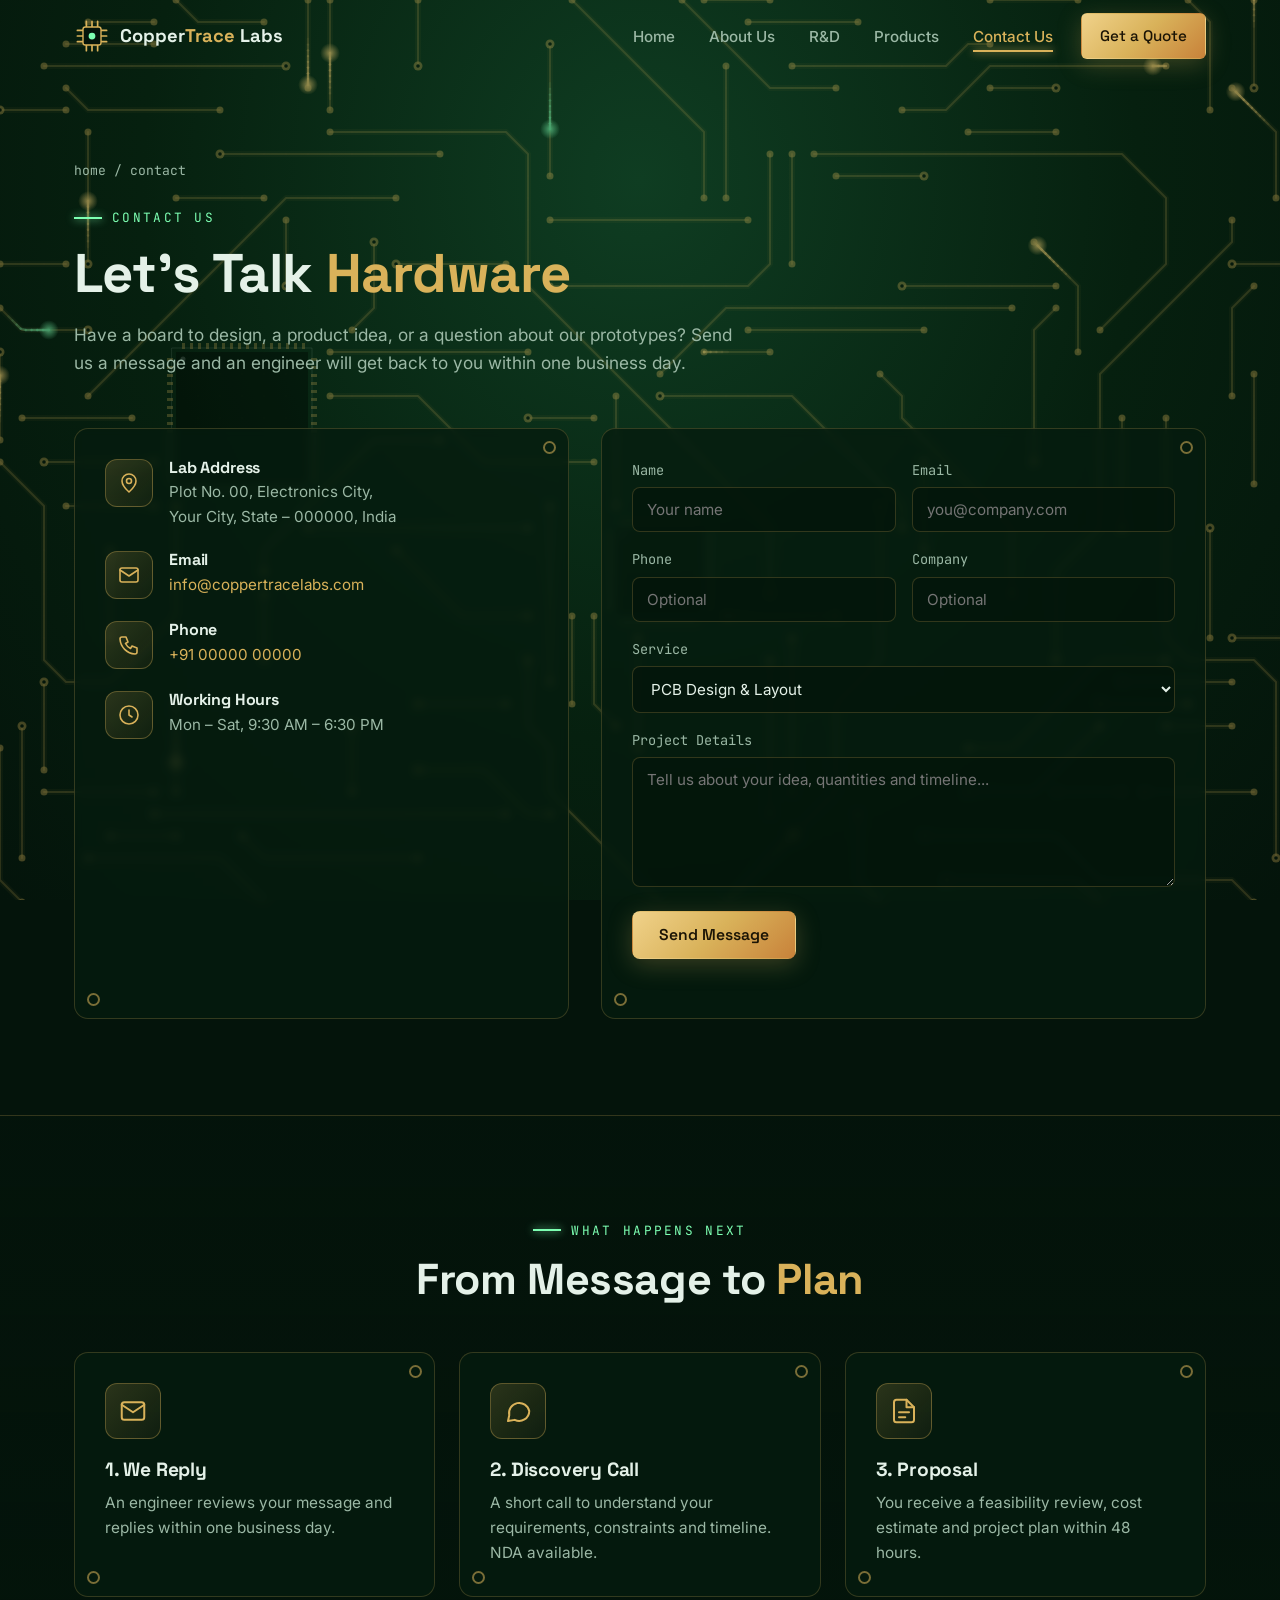
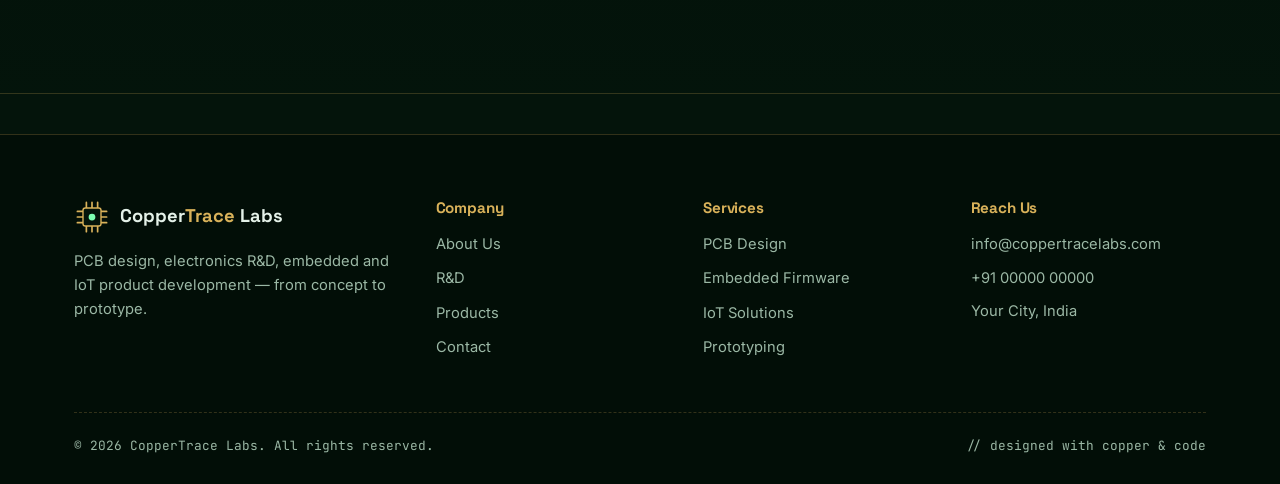
<file: contact.html>
<!DOCTYPE html>
<html lang="en">
<head>
  <meta charset="UTF-8">
  <meta name="viewport" content="width=device-width, initial-scale=1.0">
  <title>Contact Us | CopperTrace Labs</title>
  <meta name="description" content="Contact CopperTrace Labs for PCB design, embedded firmware, IoT product development and prototype enquiries.">
  <link rel="icon" type="image/svg+xml" href="assets/favicon.svg">
  <link rel="preconnect" href="https://fonts.googleapis.com">
  <link rel="preconnect" href="https://fonts.gstatic.com" crossorigin>
  <link href="https://fonts.googleapis.com/css2?family=Inter:wght@400;500;600&family=JetBrains+Mono:wght@400;600&family=Space+Grotesk:wght@500;600;700&display=swap" rel="stylesheet">
  <link rel="stylesheet" href="css/style.css">
</head>
<body class="inner" data-page="contact">
  <canvas id="pcb-bg" aria-hidden="true"></canvas>

  <header class="site-header">
    <div class="container nav">
      <a href="index.html" class="logo" aria-label="CopperTrace Labs home">
        <svg viewBox="0 0 64 64" aria-hidden="true"><g stroke="#d9b25a" stroke-width="3" stroke-linecap="round"><path d="M22 6v10M32 6v10M42 6v10M22 48v10M32 48v10M42 48v10M6 22h10M6 32h10M6 42h10M48 22h10M48 32h10M48 42h10"/></g><rect x="16" y="16" width="32" height="32" rx="4" fill="#04140b" stroke="#d9b25a" stroke-width="2.5"/><circle cx="32" cy="32" r="6" fill="#7dffb2"/></svg>
        <span>Copper<em>Trace</em> Labs</span>
      </a>
      <button class="nav-toggle" aria-label="Toggle menu" aria-expanded="false"><span></span></button>
      <ul class="nav-links">
        <li><a href="index.html">Home</a></li>
        <li><a href="about.html">About Us</a></li>
        <li><a href="rnd.html">R&amp;D</a></li>
        <li><a href="products.html">Products</a></li>
        <li><a href="contact.html" class="active">Contact Us</a></li>
        <li><a href="contact.html#contact-form" class="btn btn-primary">Get a Quote</a></li>
      </ul>
    </div>
  </header>

  <main>
    <section class="page-hero" style="padding-bottom:30px">
      <div class="container reveal">
        <div class="breadcrumb"><a href="index.html">home</a> / contact</div>
        <span class="section-tag">Contact Us</span>
        <h1>Let's Talk <span class="text-gold">Hardware</span></h1>
        <p class="lead">Have a board to design, a product idea, or a question about our prototypes? Send us a message and an engineer will get back to you within one business day.</p>
      </div>
    </section>

    <section style="padding-top:20px">
      <div class="container contact-grid">
        <div class="contact-info card reveal">
          <div class="item" data-cms-block>
            <div class="icon"><svg viewBox="0 0 24 24"><path d="M12 21s-7-6.2-7-11a7 7 0 0 1 14 0c0 4.8-7 11-7 11z"/><circle cx="12" cy="10" r="2.5"/></svg></div>
            <div><h4>Lab Address</h4><p data-cms="contact.address">Plot No. 00, Electronics City,<br>Your City, State – 000000, India</p></div>
          </div>
          <div class="item" data-cms-block>
            <div class="icon"><svg viewBox="0 0 24 24"><rect x="3" y="5" width="18" height="14" rx="2"/><path d="M3 7l9 6 9-6"/></svg></div>
            <div><h4>Email</h4><p><a href="mailto:info@coppertracelabs.com" data-cms="contact.email" data-cms-link="mailto">info@coppertracelabs.com</a></p></div>
          </div>
          <div class="item" data-cms-block>
            <div class="icon"><svg viewBox="0 0 24 24"><path d="M5 4h4l2 5-2.5 1.5a11 11 0 0 0 5 5L15 13l5 2v4a2 2 0 0 1-2 2A16 16 0 0 1 3 6a2 2 0 0 1 2-2"/></svg></div>
            <div><h4>Phone</h4><p><a href="tel:+910000000000" data-cms="contact.phone" data-cms-link="tel">+91 00000 00000</a></p></div>
          </div>
          <div class="item" data-cms-block>
            <div class="icon"><svg viewBox="0 0 24 24"><circle cx="12" cy="12" r="9"/><path d="M12 7v5l3 2"/></svg></div>
            <div><h4>Working Hours</h4><p data-cms="contact.hours">Mon – Sat, 9:30 AM – 6:30 PM</p></div>
          </div>
        </div>

        <form id="contact-form" class="card reveal d2">
          <div class="row">
            <div class="field"><label for="name">Name</label><input id="name" name="name" type="text" required placeholder="Your name"></div>
            <div class="field"><label for="email">Email</label><input id="email" name="email" type="email" required placeholder="you@company.com"></div>
          </div>
          <div class="row">
            <div class="field"><label for="phone">Phone</label><input id="phone" name="phone" type="tel" placeholder="Optional"></div>
            <div class="field"><label for="company">Company</label><input id="company" name="company" type="text" placeholder="Optional"></div>
          </div>
          <div class="hp" aria-hidden="true"><label for="website">Website</label><input id="website" name="website" type="text" tabindex="-1" autocomplete="off"></div>
          <div class="field">
            <label for="service">Service</label>
            <select id="service" name="service">
              <option>PCB Design &amp; Layout</option>
              <option>Embedded Firmware</option>
              <option>IoT Product Development</option>
              <option>Prototyping &amp; Testing</option>
              <option>Product Enquiry</option>
              <option>Other</option>
            </select>
          </div>
          <div class="field"><label for="message">Project Details</label><textarea id="message" name="message" required placeholder="Tell us about your idea, quantities and timeline..."></textarea></div>
          <button type="submit" class="btn btn-primary">Send Message</button>
          <p class="form-status" role="status" aria-live="polite"></p>
        </form>
      </div>
    </section>

    <section class="panel">
      <div class="container">
        <div class="center reveal">
          <span class="section-tag">What Happens Next</span>
          <h2>From Message to <span class="text-gold">Plan</span></h2>
        </div>
        <div class="grid grid-3" style="margin-top:48px">
          <article class="card reveal">
            <div class="icon"><svg viewBox="0 0 24 24"><rect x="3" y="5" width="18" height="14" rx="2"/><path d="M3 7l9 6 9-6"/></svg></div>
            <h3>1. We Reply</h3>
            <p>An engineer reviews your message and replies within one business day.</p>
          </article>
          <article class="card reveal d1">
            <div class="icon"><svg viewBox="0 0 24 24"><path d="M21 12a8 8 0 0 1-11.6 7.1L4 20l1-4.6A8 8 0 1 1 21 12z"/></svg></div>
            <h3>2. Discovery Call</h3>
            <p>A short call to understand your requirements, constraints and timeline. NDA available.</p>
          </article>
          <article class="card reveal d2">
            <div class="icon"><svg viewBox="0 0 24 24"><path d="M14 3H6a2 2 0 0 0-2 2v14a2 2 0 0 0 2 2h12a2 2 0 0 0 2-2V9z"/><path d="M14 3v6h6M8 13h8M8 17h5"/></svg></div>
            <h3>3. Proposal</h3>
            <p>You receive a feasibility review, cost estimate and project plan within 48 hours.</p>
          </article>
        </div>
      </div>
    </section>
  </main>

  <footer class="site-footer">
    <div class="container">
      <div class="footer-grid">
        <div>
          <a href="index.html" class="logo" style="margin-bottom:14px">
            <svg viewBox="0 0 64 64" aria-hidden="true"><g stroke="#d9b25a" stroke-width="3" stroke-linecap="round"><path d="M22 6v10M32 6v10M42 6v10M22 48v10M32 48v10M42 48v10M6 22h10M6 32h10M6 42h10M48 22h10M48 32h10M48 42h10"/></g><rect x="16" y="16" width="32" height="32" rx="4" fill="#04140b" stroke="#d9b25a" stroke-width="2.5"/><circle cx="32" cy="32" r="6" fill="#7dffb2"/></svg>
            <span>Copper<em>Trace</em> Labs</span>
          </a>
          <p>PCB design, electronics R&amp;D, embedded and IoT product development — from concept to prototype.</p>
        </div>
        <div>
          <h4>Company</h4>
          <ul><li><a href="about.html">About Us</a></li><li><a href="rnd.html">R&amp;D</a></li><li><a href="products.html">Products</a></li><li><a href="contact.html">Contact</a></li></ul>
        </div>
        <div>
          <h4>Services</h4>
          <ul><li><a href="index.html#services">PCB Design</a></li><li><a href="index.html#services">Embedded Firmware</a></li><li><a href="index.html#services">IoT Solutions</a></li><li><a href="index.html#services">Prototyping</a></li></ul>
        </div>
        <div>
          <h4>Reach Us</h4>
          <ul><li><a href="mailto:info@coppertracelabs.com" data-cms="contact.email" data-cms-link="mailto">info@coppertracelabs.com</a></li><li><a href="tel:+910000000000" data-cms="contact.phone" data-cms-link="tel">+91 00000 00000</a></li><li><p data-cms="contact.city">Your City, India</p></li></ul>
        </div>
      </div>
      <div class="footer-bottom">
        <span>&copy; <span data-year>2026</span> CopperTrace Labs. All rights reserved.</span>
        <span>// designed with copper &amp; code</span>
      </div>
    </div>
  </footer>

  <script src="js/main.js"></script>
</body>
</html>
</file>
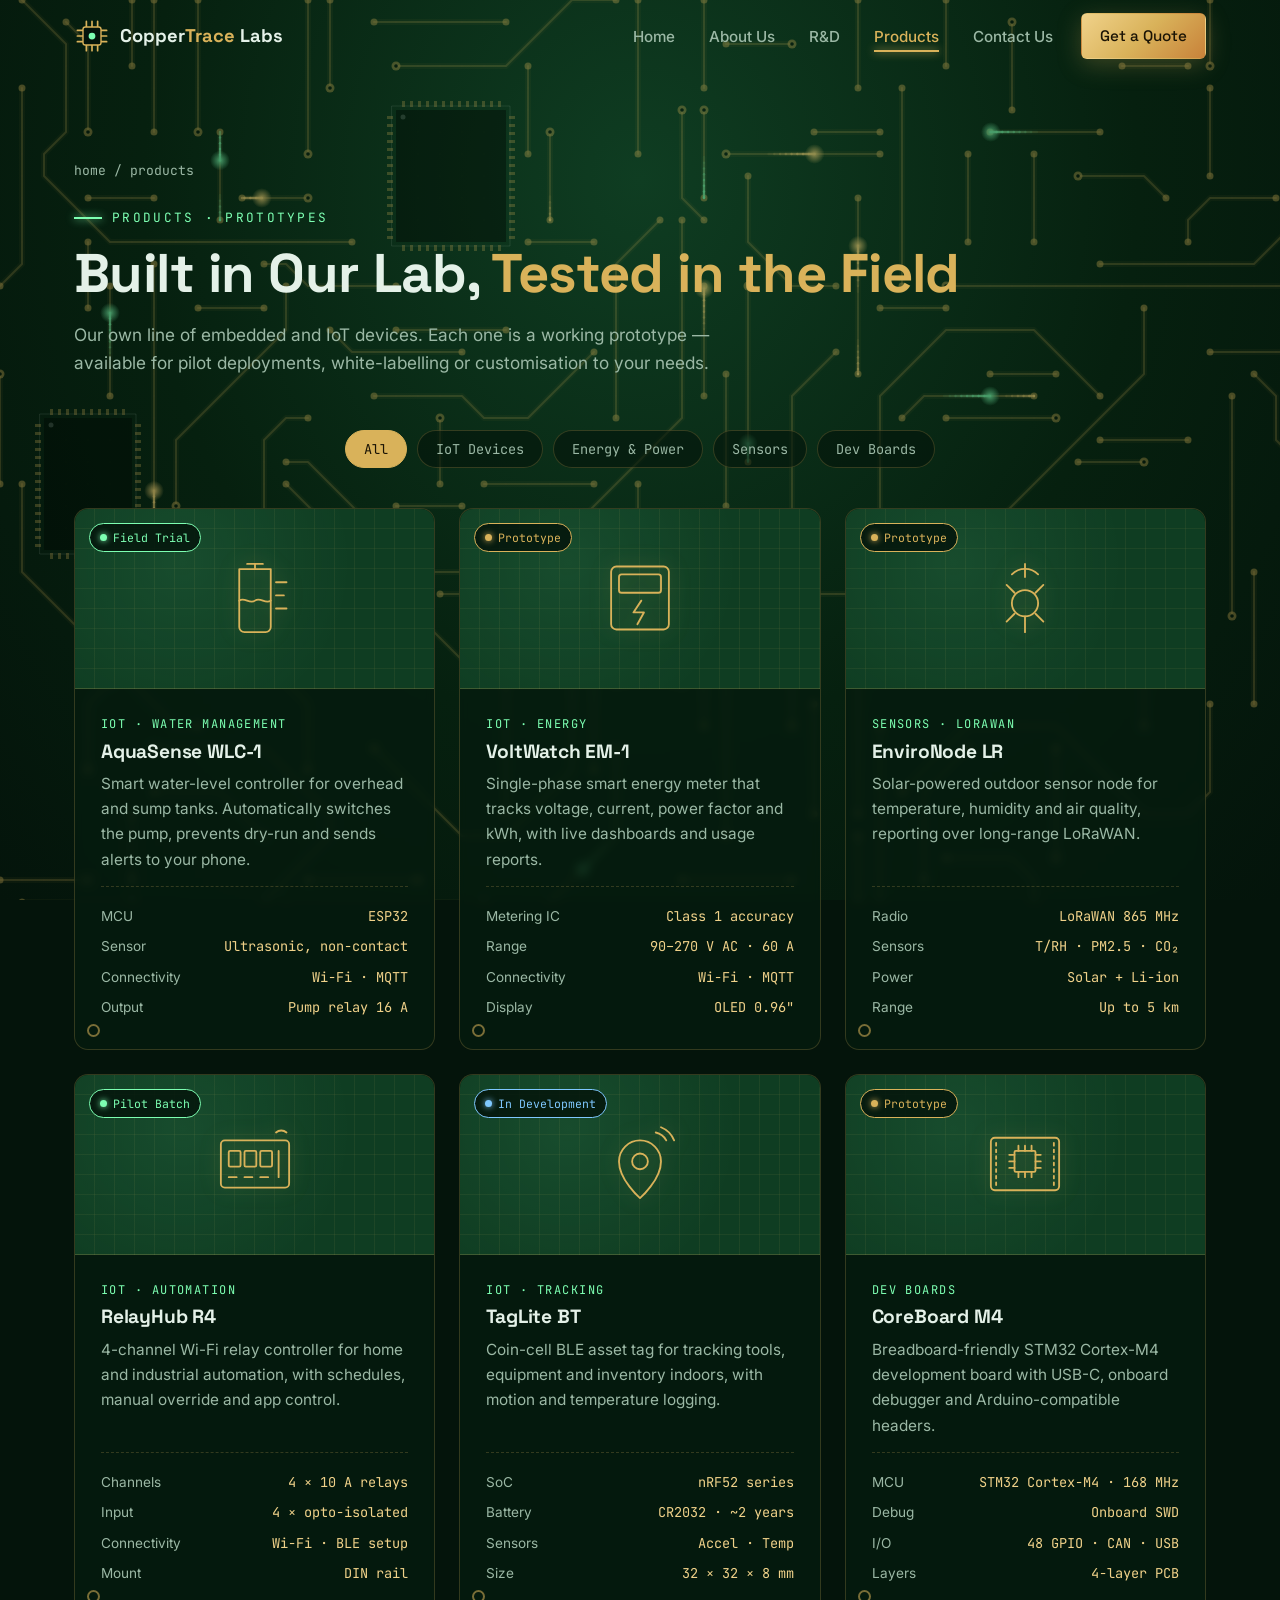
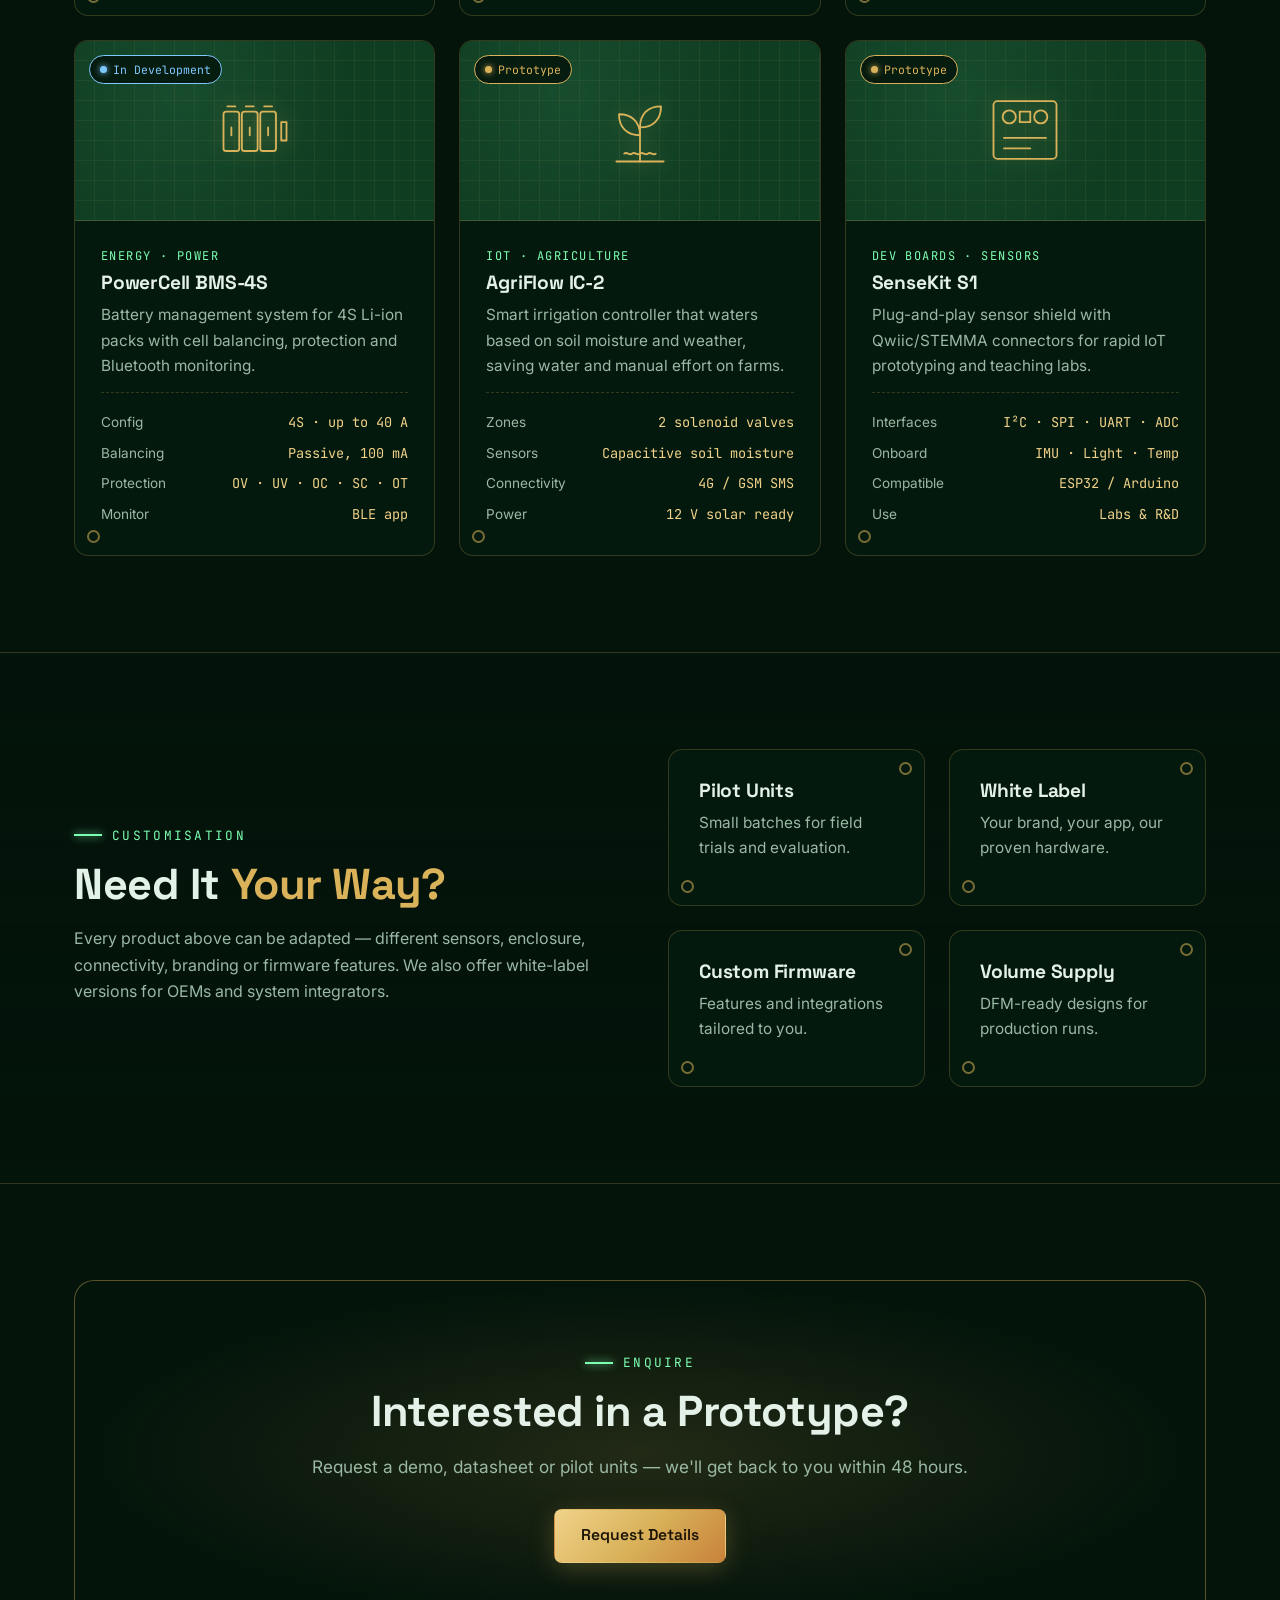
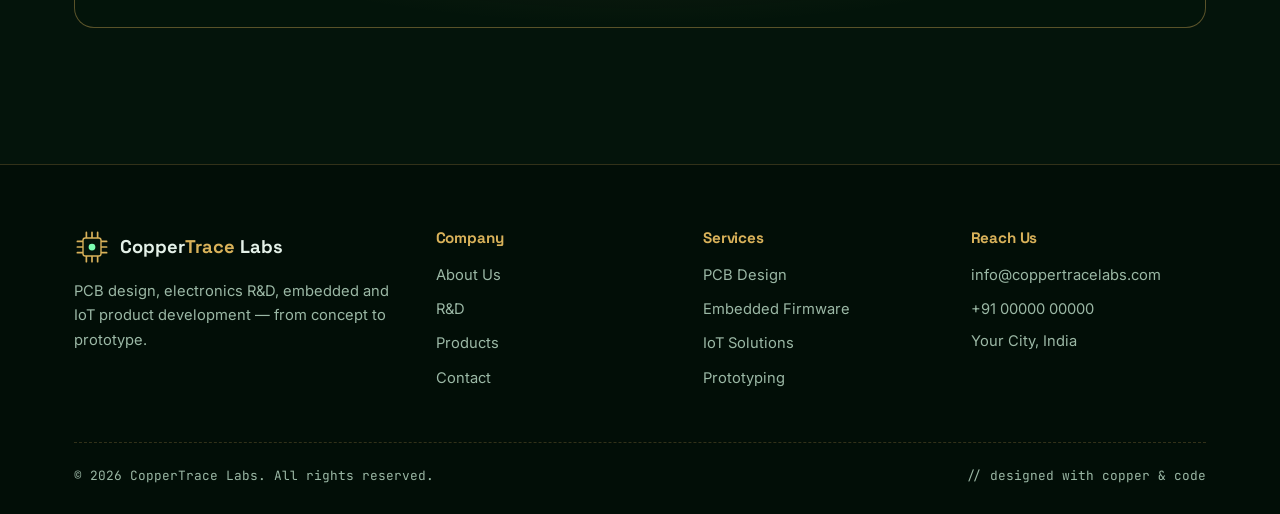
<file: products.html>
<!DOCTYPE html>
<html lang="en">
<head>
  <meta charset="UTF-8">
  <meta name="viewport" content="width=device-width, initial-scale=1.0">
  <title>Products &amp; Prototypes | CopperTrace Labs</title>
  <meta name="description" content="IoT and embedded product prototypes from CopperTrace Labs — water level controllers, energy meters, sensor nodes, relay boards and development boards.">
  <link rel="icon" type="image/svg+xml" href="assets/favicon.svg">
  <link rel="preconnect" href="https://fonts.googleapis.com">
  <link rel="preconnect" href="https://fonts.gstatic.com" crossorigin>
  <link href="https://fonts.googleapis.com/css2?family=Inter:wght@400;500;600&family=JetBrains+Mono:wght@400;600&family=Space+Grotesk:wght@500;600;700&display=swap" rel="stylesheet">
  <link rel="stylesheet" href="css/style.css">
</head>
<body class="inner" data-page="products">
  <canvas id="pcb-bg" aria-hidden="true"></canvas>

  <header class="site-header">
    <div class="container nav">
      <a href="index.html" class="logo" aria-label="CopperTrace Labs home">
        <svg viewBox="0 0 64 64" aria-hidden="true"><g stroke="#d9b25a" stroke-width="3" stroke-linecap="round"><path d="M22 6v10M32 6v10M42 6v10M22 48v10M32 48v10M42 48v10M6 22h10M6 32h10M6 42h10M48 22h10M48 32h10M48 42h10"/></g><rect x="16" y="16" width="32" height="32" rx="4" fill="#04140b" stroke="#d9b25a" stroke-width="2.5"/><circle cx="32" cy="32" r="6" fill="#7dffb2"/></svg>
        <span>Copper<em>Trace</em> Labs</span>
      </a>
      <button class="nav-toggle" aria-label="Toggle menu" aria-expanded="false"><span></span></button>
      <ul class="nav-links">
        <li><a href="index.html">Home</a></li>
        <li><a href="about.html">About Us</a></li>
        <li><a href="rnd.html">R&amp;D</a></li>
        <li><a href="products.html" class="active">Products</a></li>
        <li><a href="contact.html">Contact Us</a></li>
        <li><a href="contact.html#contact-form" class="btn btn-primary">Get a Quote</a></li>
      </ul>
    </div>
  </header>

  <main>
    <section class="page-hero" style="padding-bottom:20px">
      <div class="container reveal">
        <div class="breadcrumb"><a href="index.html">home</a> / products</div>
        <span class="section-tag">Products · Prototypes</span>
        <h1>Built in Our Lab, <span class="text-gold">Tested in the Field</span></h1>
        <p class="lead">Our own line of embedded and IoT devices. Each one is a working prototype — available for pilot deployments, white-labelling or customisation to your needs.</p>
      </div>
    </section>

    <section style="padding-top:0">
      <div class="container">
        <div class="filters reveal" role="group" aria-label="Filter products">
          <button class="filter-btn active" data-filter="all">All</button>
          <button class="filter-btn" data-filter="iot">IoT Devices</button>
          <button class="filter-btn" data-filter="energy">Energy &amp; Power</button>
          <button class="filter-btn" data-filter="sensors">Sensors</button>
          <button class="filter-btn" data-filter="boards">Dev Boards</button>
        </div>

        <div class="grid grid-3">
          <!-- 1 -->
          <article class="card product reveal" data-cat="iot sensors">
            <div class="product-visual">
              <span class="status trial">Field Trial</span>
              <svg viewBox="0 0 64 64"><path d="M20 10h24v44a4 4 0 0 1-4 4H24a4 4 0 0 1-4-4z"/><path d="M20 34c4-3 8 3 12 0s8 3 12 0"/><path d="M26 6h12M32 6v4M48 20h8M48 30h6M48 40h8"/></svg>
            </div>
            <div class="product-body">
              <div class="cat">IoT · Water Management</div>
              <h3>AquaSense WLC-1</h3>
              <p>Smart water-level controller for overhead and sump tanks. Automatically switches the pump, prevents dry-run and sends alerts to your phone.</p>
              <ul class="specs">
                <li><span>MCU</span><span>ESP32</span></li>
                <li><span>Sensor</span><span>Ultrasonic, non-contact</span></li>
                <li><span>Connectivity</span><span>Wi-Fi · MQTT</span></li>
                <li><span>Output</span><span>Pump relay 16 A</span></li>
              </ul>
            </div>
          </article>

          <!-- 2 -->
          <article class="card product reveal d1" data-cat="iot energy">
            <div class="product-visual">
              <span class="status proto">Prototype</span>
              <svg viewBox="0 0 64 64"><rect x="10" y="8" width="44" height="48" rx="4"/><rect x="16" y="14" width="32" height="14" rx="2"/><path d="M33 34l-6 9h8l-5 9"/></svg>
            </div>
            <div class="product-body">
              <div class="cat">IoT · Energy</div>
              <h3>VoltWatch EM-1</h3>
              <p>Single-phase smart energy meter that tracks voltage, current, power factor and kWh, with live dashboards and usage reports.</p>
              <ul class="specs">
                <li><span>Metering IC</span><span>Class 1 accuracy</span></li>
                <li><span>Range</span><span>90–270 V AC · 60 A</span></li>
                <li><span>Connectivity</span><span>Wi-Fi · MQTT</span></li>
                <li><span>Display</span><span>OLED 0.96"</span></li>
              </ul>
            </div>
          </article>

          <!-- 3 -->
          <article class="card product reveal d2" data-cat="iot sensors">
            <div class="product-visual">
              <span class="status proto">Prototype</span>
              <svg viewBox="0 0 64 64"><circle cx="32" cy="36" r="10"/><path d="M32 6v10M32 46v12M18 22l6 6M40 44l6 6M46 22l-6 6M24 44l-6 6"/><path d="M22 14a14 14 0 0 1 20 0"/></svg>
            </div>
            <div class="product-body">
              <div class="cat">Sensors · LoRaWAN</div>
              <h3>EnviroNode LR</h3>
              <p>Solar-powered outdoor sensor node for temperature, humidity and air quality, reporting over long-range LoRaWAN.</p>
              <ul class="specs">
                <li><span>Radio</span><span>LoRaWAN 865 MHz</span></li>
                <li><span>Sensors</span><span>T/RH · PM2.5 · CO₂</span></li>
                <li><span>Power</span><span>Solar + Li-ion</span></li>
                <li><span>Range</span><span>Up to 5 km</span></li>
              </ul>
            </div>
          </article>

          <!-- 4 -->
          <article class="card product reveal" data-cat="iot">
            <div class="product-visual">
              <span class="status trial">Pilot Batch</span>
              <svg viewBox="0 0 64 64"><rect x="6" y="14" width="52" height="36" rx="3"/><rect x="12" y="22" width="9" height="12" rx="1"/><rect x="24" y="22" width="9" height="12" rx="1"/><rect x="36" y="22" width="9" height="12" rx="1"/><path d="M12 42h6M24 42h6M36 42h6M50 22v20"/><path d="M48 8a6 6 0 0 1 8 0"/></svg>
            </div>
            <div class="product-body">
              <div class="cat">IoT · Automation</div>
              <h3>RelayHub R4</h3>
              <p>4-channel Wi-Fi relay controller for home and industrial automation, with schedules, manual override and app control.</p>
              <ul class="specs">
                <li><span>Channels</span><span>4 × 10 A relays</span></li>
                <li><span>Input</span><span>4 × opto-isolated</span></li>
                <li><span>Connectivity</span><span>Wi-Fi · BLE setup</span></li>
                <li><span>Mount</span><span>DIN rail</span></li>
              </ul>
            </div>
          </article>

          <!-- 5 -->
          <article class="card product reveal d1" data-cat="iot sensors">
            <div class="product-visual">
              <span class="status dev">In Development</span>
              <svg viewBox="0 0 64 64"><path d="M32 58s-16-14-16-28a16 16 0 0 1 32 0c0 14-16 28-16 28z"/><circle cx="32" cy="30" r="6"/><path d="M44 8a12 12 0 0 1 8 6M48 4a18 18 0 0 1 10 10"/></svg>
            </div>
            <div class="product-body">
              <div class="cat">IoT · Tracking</div>
              <h3>TagLite BT</h3>
              <p>Coin-cell BLE asset tag for tracking tools, equipment and inventory indoors, with motion and temperature logging.</p>
              <ul class="specs">
                <li><span>SoC</span><span>nRF52 series</span></li>
                <li><span>Battery</span><span>CR2032 · ~2 years</span></li>
                <li><span>Sensors</span><span>Accel · Temp</span></li>
                <li><span>Size</span><span>32 × 32 × 8 mm</span></li>
              </ul>
            </div>
          </article>

          <!-- 6 -->
          <article class="card product reveal d2" data-cat="boards">
            <div class="product-visual">
              <span class="status proto">Prototype</span>
              <svg viewBox="0 0 64 64"><rect x="6" y="12" width="52" height="40" rx="3"/><rect x="24" y="22" width="16" height="16" rx="1"/><path d="M27 18v4M32 18v4M37 18v4M27 38v4M32 38v4M37 38v4M20 25h4M20 30h4M20 35h4M40 25h4M40 30h4M40 35h4"/><path d="M10 16v32M54 16v32" stroke-dasharray="2 3"/></svg>
            </div>
            <div class="product-body">
              <div class="cat">Dev Boards</div>
              <h3>CoreBoard M4</h3>
              <p>Breadboard-friendly STM32 Cortex-M4 development board with USB-C, onboard debugger and Arduino-compatible headers.</p>
              <ul class="specs">
                <li><span>MCU</span><span>STM32 Cortex-M4 · 168 MHz</span></li>
                <li><span>Debug</span><span>Onboard SWD</span></li>
                <li><span>I/O</span><span>48 GPIO · CAN · USB</span></li>
                <li><span>Layers</span><span>4-layer PCB</span></li>
              </ul>
            </div>
          </article>

          <!-- 7 -->
          <article class="card product reveal" data-cat="energy">
            <div class="product-visual">
              <span class="status dev">In Development</span>
              <svg viewBox="0 0 64 64"><rect x="8" y="18" width="12" height="30" rx="2"/><rect x="22" y="18" width="12" height="30" rx="2"/><rect x="36" y="18" width="12" height="30" rx="2"/><path d="M11 14h6M25 14h6M39 14h6M52 26v14M52 26h4v14h-4"/><path d="M14 30v6M28 30v6M42 30v6"/></svg>
            </div>
            <div class="product-body">
              <div class="cat">Energy · Power</div>
              <h3>PowerCell BMS-4S</h3>
              <p>Battery management system for 4S Li-ion packs with cell balancing, protection and Bluetooth monitoring.</p>
              <ul class="specs">
                <li><span>Config</span><span>4S · up to 40 A</span></li>
                <li><span>Balancing</span><span>Passive, 100 mA</span></li>
                <li><span>Protection</span><span>OV · UV · OC · SC · OT</span></li>
                <li><span>Monitor</span><span>BLE app</span></li>
              </ul>
            </div>
          </article>

          <!-- 8 -->
          <article class="card product reveal d1" data-cat="iot sensors">
            <div class="product-visual">
              <span class="status proto">Prototype</span>
              <svg viewBox="0 0 64 64"><path d="M32 56V30"/><path d="M32 36c-10 0-16-6-16-16 10 0 16 6 16 16zM32 30c0-10 6-16 16-16 0 10-6 16-16 16z"/><path d="M14 56h36M20 50c2-2 4 2 6 0s4 2 6 0 4 2 6 0 4 2 6 0"/></svg>
            </div>
            <div class="product-body">
              <div class="cat">IoT · Agriculture</div>
              <h3>AgriFlow IC-2</h3>
              <p>Smart irrigation controller that waters based on soil moisture and weather, saving water and manual effort on farms.</p>
              <ul class="specs">
                <li><span>Zones</span><span>2 solenoid valves</span></li>
                <li><span>Sensors</span><span>Capacitive soil moisture</span></li>
                <li><span>Connectivity</span><span>4G / GSM SMS</span></li>
                <li><span>Power</span><span>12 V solar ready</span></li>
              </ul>
            </div>
          </article>

          <!-- 9 -->
          <article class="card product reveal d2" data-cat="boards sensors">
            <div class="product-visual">
              <span class="status proto">Prototype</span>
              <svg viewBox="0 0 64 64"><rect x="8" y="10" width="48" height="44" rx="3"/><circle cx="20" cy="22" r="5"/><circle cx="44" cy="22" r="5"/><path d="M16 38h32M16 46h20"/><path d="M28 18h8v8h-8z"/></svg>
            </div>
            <div class="product-body">
              <div class="cat">Dev Boards · Sensors</div>
              <h3>SenseKit S1</h3>
              <p>Plug-and-play sensor shield with Qwiic/STEMMA connectors for rapid IoT prototyping and teaching labs.</p>
              <ul class="specs">
                <li><span>Interfaces</span><span>I²C · SPI · UART · ADC</span></li>
                <li><span>Onboard</span><span>IMU · Light · Temp</span></li>
                <li><span>Compatible</span><span>ESP32 / Arduino</span></li>
                <li><span>Use</span><span>Labs &amp; R&amp;D</span></li>
              </ul>
            </div>
          </article>
        </div>
      </div>
    </section>

    <!-- Custom -->
    <section class="panel">
      <div class="container split">
        <div class="reveal">
          <span class="section-tag">Customisation</span>
          <h2>Need It <span class="text-gold">Your Way?</span></h2>
          <p>Every product above can be adapted — different sensors, enclosure, connectivity, branding or firmware features. We also offer white-label versions for OEMs and system integrators.</p>
        </div>
        <div class="grid grid-2 reveal d2">
          <div class="card"><h3>Pilot Units</h3><p>Small batches for field trials and evaluation.</p></div>
          <div class="card"><h3>White Label</h3><p>Your brand, your app, our proven hardware.</p></div>
          <div class="card"><h3>Custom Firmware</h3><p>Features and integrations tailored to you.</p></div>
          <div class="card"><h3>Volume Supply</h3><p>DFM-ready designs for production runs.</p></div>
        </div>
      </div>
    </section>

    <section>
      <div class="container">
        <div class="cta reveal">
          <span class="section-tag">Enquire</span>
          <h2>Interested in a Prototype?</h2>
          <p class="lead">Request a demo, datasheet or pilot units — we'll get back to you within 48 hours.</p>
          <a href="contact.html" class="btn btn-primary">Request Details</a>
        </div>
      </div>
    </section>
  </main>

  <footer class="site-footer">
    <div class="container">
      <div class="footer-grid">
        <div>
          <a href="index.html" class="logo" style="margin-bottom:14px">
            <svg viewBox="0 0 64 64" aria-hidden="true"><g stroke="#d9b25a" stroke-width="3" stroke-linecap="round"><path d="M22 6v10M32 6v10M42 6v10M22 48v10M32 48v10M42 48v10M6 22h10M6 32h10M6 42h10M48 22h10M48 32h10M48 42h10"/></g><rect x="16" y="16" width="32" height="32" rx="4" fill="#04140b" stroke="#d9b25a" stroke-width="2.5"/><circle cx="32" cy="32" r="6" fill="#7dffb2"/></svg>
            <span>Copper<em>Trace</em> Labs</span>
          </a>
          <p>PCB design, electronics R&amp;D, embedded and IoT product development — from concept to prototype.</p>
        </div>
        <div>
          <h4>Company</h4>
          <ul><li><a href="about.html">About Us</a></li><li><a href="rnd.html">R&amp;D</a></li><li><a href="products.html">Products</a></li><li><a href="contact.html">Contact</a></li></ul>
        </div>
        <div>
          <h4>Services</h4>
          <ul><li><a href="index.html#services">PCB Design</a></li><li><a href="index.html#services">Embedded Firmware</a></li><li><a href="index.html#services">IoT Solutions</a></li><li><a href="index.html#services">Prototyping</a></li></ul>
        </div>
        <div>
          <h4>Reach Us</h4>
          <ul><li><a href="mailto:info@coppertracelabs.com" data-cms="contact.email" data-cms-link="mailto">info@coppertracelabs.com</a></li><li><a href="tel:+910000000000" data-cms="contact.phone" data-cms-link="tel">+91 00000 00000</a></li><li><p data-cms="contact.city">Your City, India</p></li></ul>
        </div>
      </div>
      <div class="footer-bottom">
        <span>&copy; <span data-year>2026</span> CopperTrace Labs. All rights reserved.</span>
        <span>// designed with copper &amp; code</span>
      </div>
    </div>
  </footer>

  <script src="js/main.js"></script>
</body>
</html>
</file>
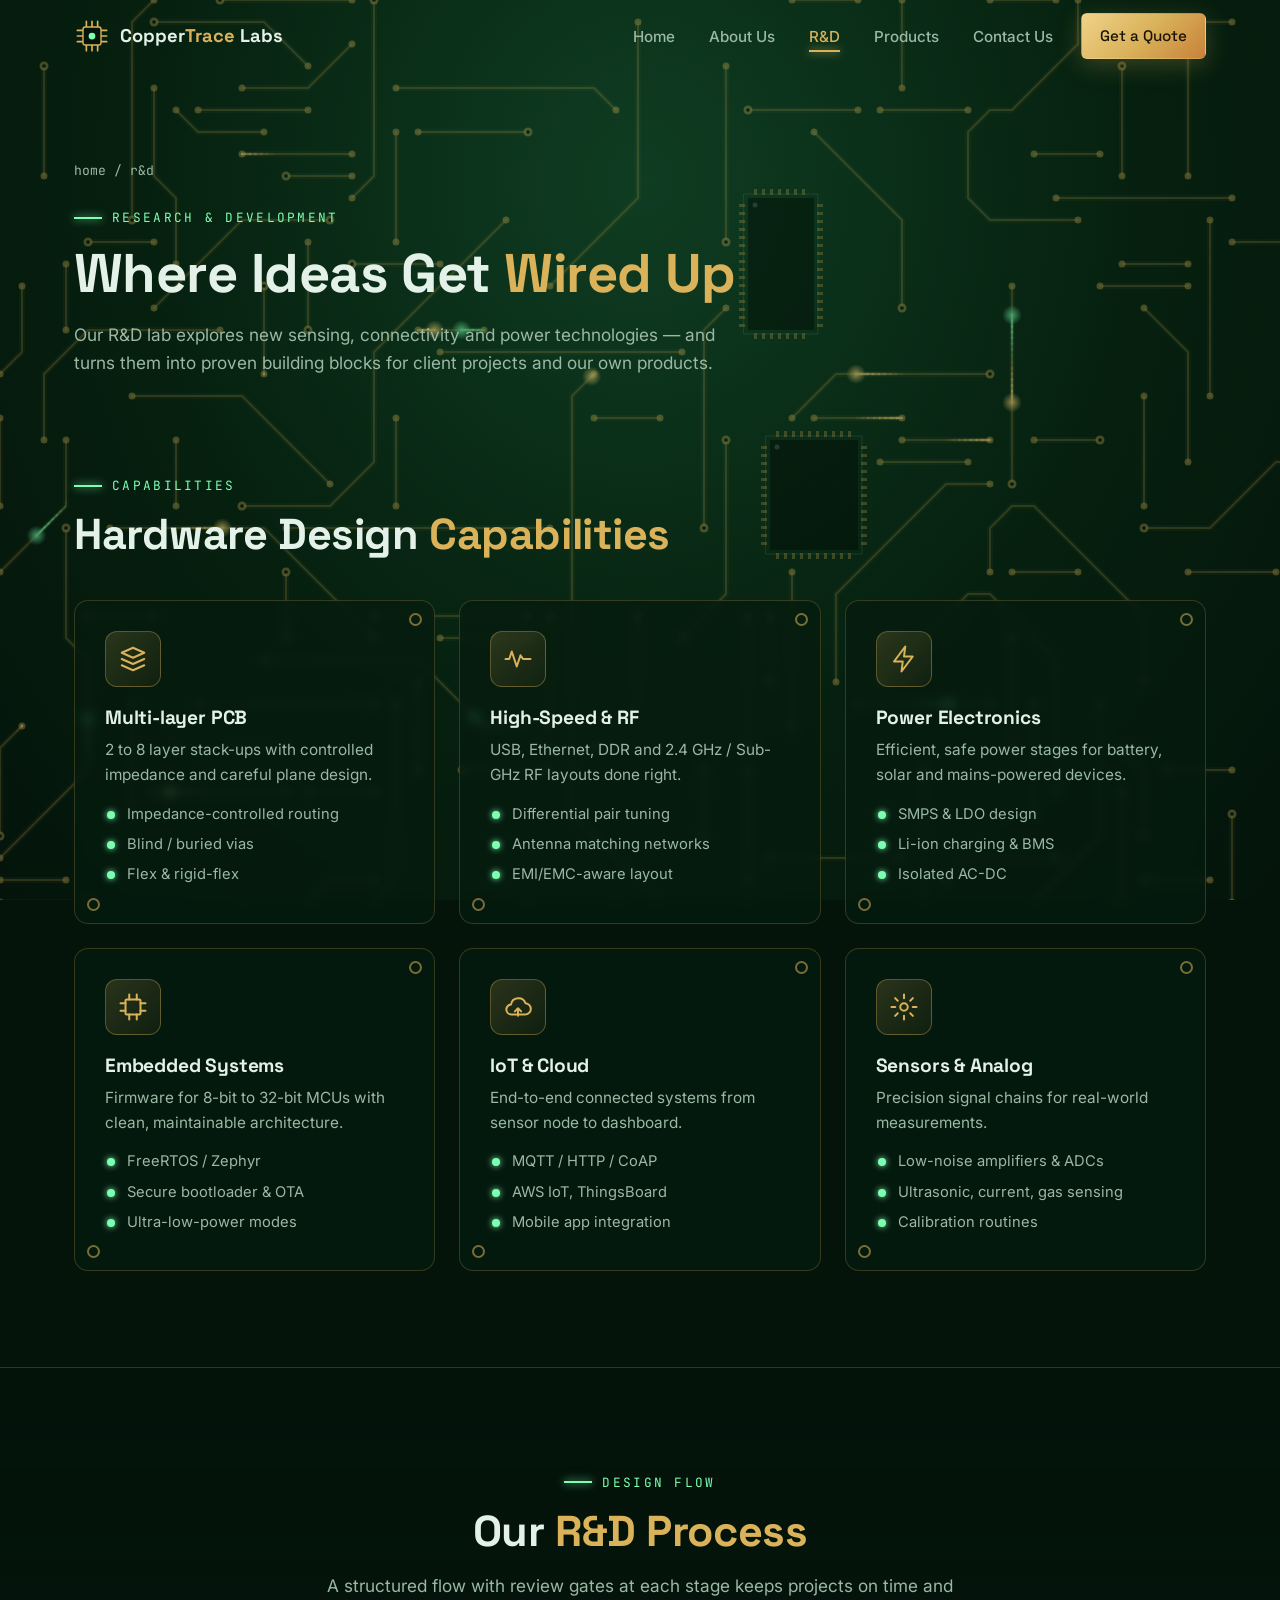
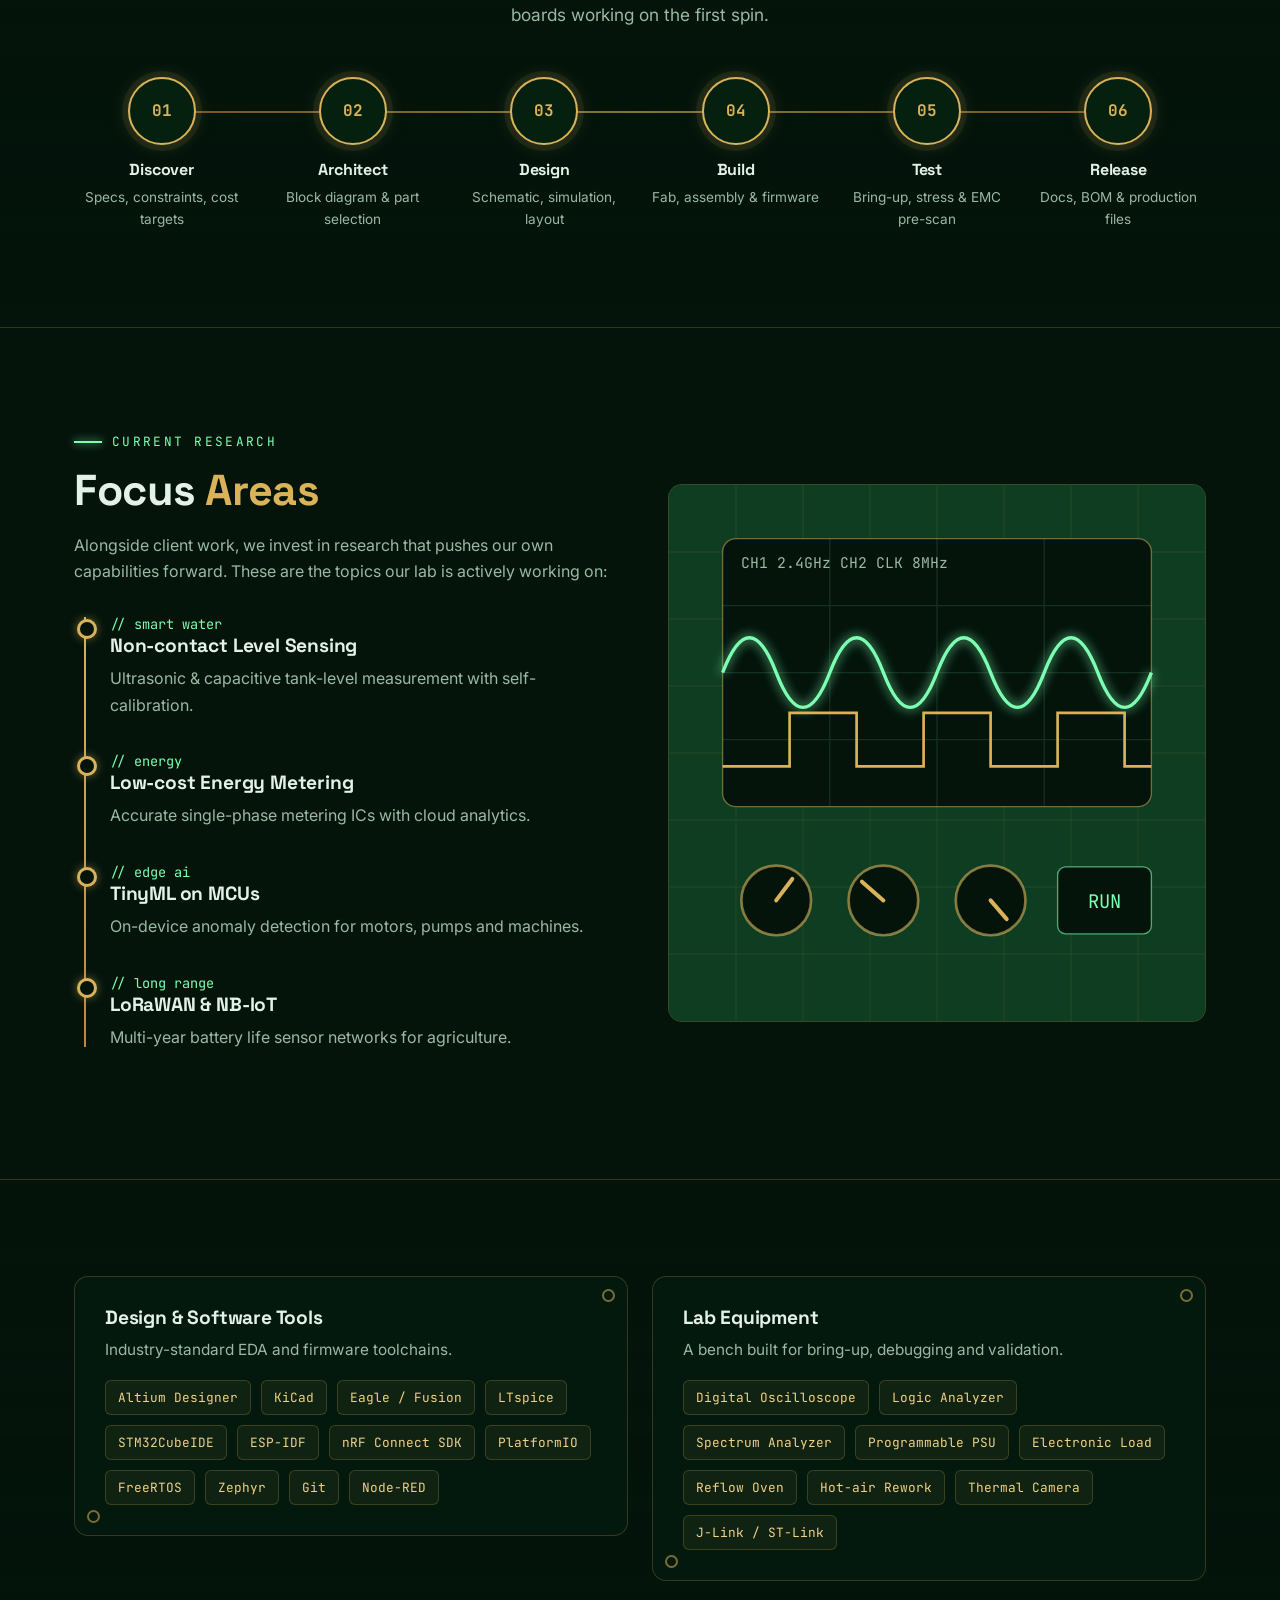
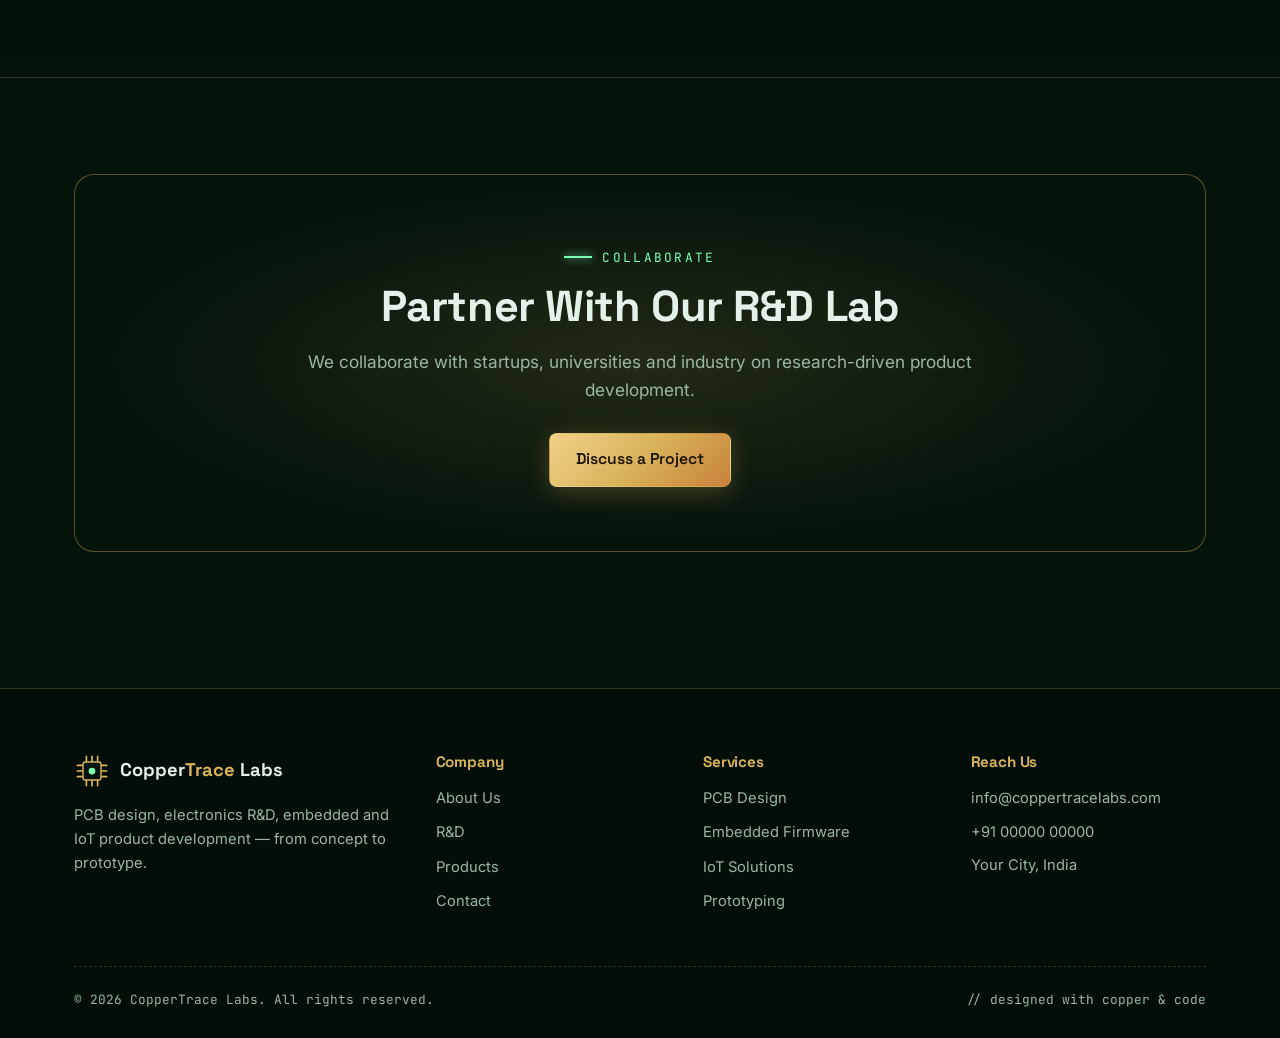
<file: rnd.html>
<!DOCTYPE html>
<html lang="en">
<head>
  <meta charset="UTF-8">
  <meta name="viewport" content="width=device-width, initial-scale=1.0">
  <title>Research &amp; Development | CopperTrace Labs</title>
  <meta name="description" content="CopperTrace Labs R&D — PCB design capabilities, embedded and IoT research areas, design process, tools and lab equipment.">
  <link rel="icon" type="image/svg+xml" href="assets/favicon.svg">
  <link rel="preconnect" href="https://fonts.googleapis.com">
  <link rel="preconnect" href="https://fonts.gstatic.com" crossorigin>
  <link href="https://fonts.googleapis.com/css2?family=Inter:wght@400;500;600&family=JetBrains+Mono:wght@400;600&family=Space+Grotesk:wght@500;600;700&display=swap" rel="stylesheet">
  <link rel="stylesheet" href="css/style.css">
</head>
<body class="inner" data-page="rnd">
  <canvas id="pcb-bg" aria-hidden="true"></canvas>

  <header class="site-header">
    <div class="container nav">
      <a href="index.html" class="logo" aria-label="CopperTrace Labs home">
        <svg viewBox="0 0 64 64" aria-hidden="true"><g stroke="#d9b25a" stroke-width="3" stroke-linecap="round"><path d="M22 6v10M32 6v10M42 6v10M22 48v10M32 48v10M42 48v10M6 22h10M6 32h10M6 42h10M48 22h10M48 32h10M48 42h10"/></g><rect x="16" y="16" width="32" height="32" rx="4" fill="#04140b" stroke="#d9b25a" stroke-width="2.5"/><circle cx="32" cy="32" r="6" fill="#7dffb2"/></svg>
        <span>Copper<em>Trace</em> Labs</span>
      </a>
      <button class="nav-toggle" aria-label="Toggle menu" aria-expanded="false"><span></span></button>
      <ul class="nav-links">
        <li><a href="index.html">Home</a></li>
        <li><a href="about.html">About Us</a></li>
        <li><a href="rnd.html" class="active">R&amp;D</a></li>
        <li><a href="products.html">Products</a></li>
        <li><a href="contact.html">Contact Us</a></li>
        <li><a href="contact.html#contact-form" class="btn btn-primary">Get a Quote</a></li>
      </ul>
    </div>
  </header>

  <main>
    <section class="page-hero">
      <div class="container reveal">
        <div class="breadcrumb"><a href="index.html">home</a> / r&amp;d</div>
        <span class="section-tag">Research &amp; Development</span>
        <h1>Where Ideas Get <span class="text-gold">Wired Up</span></h1>
        <p class="lead">Our R&amp;D lab explores new sensing, connectivity and power technologies — and turns them into proven building blocks for client projects and our own products.</p>
      </div>
    </section>

    <!-- Capabilities -->
    <section style="padding-top:20px">
      <div class="container">
        <div class="reveal">
          <span class="section-tag">Capabilities</span>
          <h2>Hardware Design <span class="text-gold">Capabilities</span></h2>
        </div>
        <div class="grid grid-3" style="margin-top:40px">
          <article class="card reveal">
            <div class="icon"><svg viewBox="0 0 24 24"><path d="M3 7l9-4 9 4-9 4z"/><path d="M3 12l9 4 9-4M3 17l9 4 9-4"/></svg></div>
            <h3>Multi-layer PCB</h3>
            <p>2 to 8 layer stack-ups with controlled impedance and careful plane design.</p>
            <ul class="ticks"><li>Impedance-controlled routing</li><li>Blind / buried vias</li><li>Flex &amp; rigid-flex</li></ul>
          </article>
          <article class="card reveal d1">
            <div class="icon"><svg viewBox="0 0 24 24"><path d="M2 12h3l2-6 4 12 3-9 2 3h6"/></svg></div>
            <h3>High-Speed &amp; RF</h3>
            <p>USB, Ethernet, DDR and 2.4 GHz / Sub-GHz RF layouts done right.</p>
            <ul class="ticks"><li>Differential pair tuning</li><li>Antenna matching networks</li><li>EMI/EMC-aware layout</li></ul>
          </article>
          <article class="card reveal d2">
            <div class="icon"><svg viewBox="0 0 24 24"><path d="M13 2L4 14h7l-1 8 9-12h-7z"/></svg></div>
            <h3>Power Electronics</h3>
            <p>Efficient, safe power stages for battery, solar and mains-powered devices.</p>
            <ul class="ticks"><li>SMPS &amp; LDO design</li><li>Li-ion charging &amp; BMS</li><li>Isolated AC-DC</li></ul>
          </article>
          <article class="card reveal">
            <div class="icon"><svg viewBox="0 0 24 24"><rect x="6" y="6" width="12" height="12" rx="1"/><path d="M9 2v4M15 2v4M9 18v4M15 18v4M2 9h4M2 15h4M18 9h4M18 15h4"/></svg></div>
            <h3>Embedded Systems</h3>
            <p>Firmware for 8-bit to 32-bit MCUs with clean, maintainable architecture.</p>
            <ul class="ticks"><li>FreeRTOS / Zephyr</li><li>Secure bootloader &amp; OTA</li><li>Ultra-low-power modes</li></ul>
          </article>
          <article class="card reveal d1">
            <div class="icon"><svg viewBox="0 0 24 24"><path d="M7 18a4 4 0 0 1-.6-8A6 6 0 0 1 18 9a4.5 4.5 0 0 1-.5 9z"/><path d="M12 13v6M9.5 15.5L12 13l2.5 2.5"/></svg></div>
            <h3>IoT &amp; Cloud</h3>
            <p>End-to-end connected systems from sensor node to dashboard.</p>
            <ul class="ticks"><li>MQTT / HTTP / CoAP</li><li>AWS IoT, ThingsBoard</li><li>Mobile app integration</li></ul>
          </article>
          <article class="card reveal d2">
            <div class="icon"><svg viewBox="0 0 24 24"><circle cx="12" cy="12" r="3"/><path d="M12 2v3M12 19v3M2 12h3M19 12h3M4.9 4.9l2.1 2.1M17 17l2.1 2.1M4.9 19.1L7 17M17 7l2.1-2.1"/></svg></div>
            <h3>Sensors &amp; Analog</h3>
            <p>Precision signal chains for real-world measurements.</p>
            <ul class="ticks"><li>Low-noise amplifiers &amp; ADCs</li><li>Ultrasonic, current, gas sensing</li><li>Calibration routines</li></ul>
          </article>
        </div>
      </div>
    </section>

    <!-- Process -->
    <section class="panel">
      <div class="container">
        <div class="center reveal">
          <span class="section-tag">Design Flow</span>
          <h2>Our <span class="text-gold">R&amp;D Process</span></h2>
          <p class="lead">A structured flow with review gates at each stage keeps projects on time and boards working on the first spin.</p>
        </div>
        <div class="process">
          <div class="step reveal"><div class="node">01</div><h4>Discover</h4><p>Specs, constraints, cost targets</p></div>
          <div class="step reveal d1"><div class="node">02</div><h4>Architect</h4><p>Block diagram &amp; part selection</p></div>
          <div class="step reveal d2"><div class="node">03</div><h4>Design</h4><p>Schematic, simulation, layout</p></div>
          <div class="step reveal d3"><div class="node">04</div><h4>Build</h4><p>Fab, assembly &amp; firmware</p></div>
          <div class="step reveal d2"><div class="node">05</div><h4>Test</h4><p>Bring-up, stress &amp; EMC pre-scan</p></div>
          <div class="step reveal d3"><div class="node">06</div><h4>Release</h4><p>Docs, BOM &amp; production files</p></div>
        </div>
      </div>
    </section>

    <!-- Research areas -->
    <section>
      <div class="container split">
        <div class="reveal">
          <span class="section-tag">Current Research</span>
          <h2>Focus <span class="text-gold">Areas</span></h2>
          <p>Alongside client work, we invest in research that pushes our own capabilities forward. These are the topics our lab is actively working on:</p>
          <div class="timeline" style="margin-top:28px">
            <div class="tl-item"><div class="year">// smart water</div><h3>Non-contact Level Sensing</h3><p>Ultrasonic &amp; capacitive tank-level measurement with self-calibration.</p></div>
            <div class="tl-item"><div class="year">// energy</div><h3>Low-cost Energy Metering</h3><p>Accurate single-phase metering ICs with cloud analytics.</p></div>
            <div class="tl-item"><div class="year">// edge ai</div><h3>TinyML on MCUs</h3><p>On-device anomaly detection for motors, pumps and machines.</p></div>
            <div class="tl-item"><div class="year">// long range</div><h3>LoRaWAN &amp; NB-IoT</h3><p>Multi-year battery life sensor networks for agriculture.</p></div>
          </div>
        </div>
        <div class="board-visual reveal d2" aria-hidden="true" style="aspect-ratio:1">
          <svg viewBox="0 0 400 400">
            <rect width="400" height="400" fill="#0f3d22"/>
            <g stroke="#d9b25a" stroke-opacity=".08">
              <path d="M0 50H400M0 100H400M0 150H400M0 200H400M0 250H400M0 300H400M0 350H400M50 0V400M100 0V400M150 0V400M200 0V400M250 0V400M300 0V400M350 0V400"/>
            </g>
            <!-- oscilloscope screen -->
            <rect x="40" y="40" width="320" height="200" rx="10" fill="#04140b" stroke="#d9b25a" stroke-opacity=".5"/>
            <g stroke="#7dffb2" stroke-opacity=".12"><path d="M40 90H360M40 140H360M40 190H360M120 40V240M200 40V240M280 40V240"/></g>
            <path d="M40 140 Q60 80 80 140 T120 140 T160 140 T200 140 T240 140 T280 140 T320 140 T360 140" fill="none" stroke="#7dffb2" stroke-width="2.5" style="filter:drop-shadow(0 0 4px #7dffb2)">
              <animate attributeName="d" dur="2s" repeatCount="indefinite"
                values="M40 140 Q60 80 80 140 T120 140 T160 140 T200 140 T240 140 T280 140 T320 140 T360 140;
                        M40 140 Q60 200 80 140 T120 140 T160 140 T200 140 T240 140 T280 140 T320 140 T360 140;
                        M40 140 Q60 80 80 140 T120 140 T160 140 T200 140 T240 140 T280 140 T320 140 T360 140"/>
            </path>
            <path d="M40 210 H90 V170 H140 V210 H190 V170 H240 V210 H290 V170 H340 V210 H360" fill="none" stroke="#d9b25a" stroke-width="2"/>
            <text x="54" y="62" font-family="JetBrains Mono, monospace" font-size="11" fill="#9bb8a5">CH1 2.4GHz  CH2 CLK 8MHz</text>
            <!-- knobs / board -->
            <g fill="#04140b" stroke="#d9b25a" stroke-opacity=".6" stroke-width="2">
              <circle cx="80" cy="310" r="26"/><circle cx="160" cy="310" r="26"/><circle cx="240" cy="310" r="26"/>
            </g>
            <g stroke="#d9b25a" stroke-width="3" stroke-linecap="round"><path d="M80 310 L92 294M160 310 L144 296M240 310 L252 324"/></g>
            <rect x="290" y="285" width="70" height="50" rx="6" fill="#04140b" stroke="#7dffb2" stroke-opacity=".6"/>
            <text x="325" y="316" text-anchor="middle" font-family="JetBrains Mono, monospace" font-size="14" fill="#7dffb2">RUN</text>
          </svg>
        </div>
      </div>
    </section>

    <!-- Tools -->
    <section class="panel">
      <div class="container grid grid-2" style="align-items:start">
        <div class="card reveal">
          <h3>Design &amp; Software Tools</h3>
          <p>Industry-standard EDA and firmware toolchains.</p>
          <div class="tags">
            <span class="tag">Altium Designer</span><span class="tag">KiCad</span><span class="tag">Eagle / Fusion</span>
            <span class="tag">LTspice</span><span class="tag">STM32CubeIDE</span><span class="tag">ESP-IDF</span>
            <span class="tag">nRF Connect SDK</span><span class="tag">PlatformIO</span><span class="tag">FreeRTOS</span>
            <span class="tag">Zephyr</span><span class="tag">Git</span><span class="tag">Node-RED</span>
          </div>
        </div>
        <div class="card reveal d2">
          <h3>Lab Equipment</h3>
          <p>A bench built for bring-up, debugging and validation.</p>
          <div class="tags">
            <span class="tag">Digital Oscilloscope</span><span class="tag">Logic Analyzer</span><span class="tag">Spectrum Analyzer</span>
            <span class="tag">Programmable PSU</span><span class="tag">Electronic Load</span><span class="tag">Reflow Oven</span>
            <span class="tag">Hot-air Rework</span><span class="tag">Thermal Camera</span><span class="tag">J-Link / ST-Link</span>
          </div>
        </div>
      </div>
    </section>

    <section>
      <div class="container">
        <div class="cta reveal">
          <span class="section-tag">Collaborate</span>
          <h2>Partner With Our R&amp;D Lab</h2>
          <p class="lead">We collaborate with startups, universities and industry on research-driven product development.</p>
          <a href="contact.html" class="btn btn-primary">Discuss a Project</a>
        </div>
      </div>
    </section>
  </main>

  <footer class="site-footer">
    <div class="container">
      <div class="footer-grid">
        <div>
          <a href="index.html" class="logo" style="margin-bottom:14px">
            <svg viewBox="0 0 64 64" aria-hidden="true"><g stroke="#d9b25a" stroke-width="3" stroke-linecap="round"><path d="M22 6v10M32 6v10M42 6v10M22 48v10M32 48v10M42 48v10M6 22h10M6 32h10M6 42h10M48 22h10M48 32h10M48 42h10"/></g><rect x="16" y="16" width="32" height="32" rx="4" fill="#04140b" stroke="#d9b25a" stroke-width="2.5"/><circle cx="32" cy="32" r="6" fill="#7dffb2"/></svg>
            <span>Copper<em>Trace</em> Labs</span>
          </a>
          <p>PCB design, electronics R&amp;D, embedded and IoT product development — from concept to prototype.</p>
        </div>
        <div>
          <h4>Company</h4>
          <ul><li><a href="about.html">About Us</a></li><li><a href="rnd.html">R&amp;D</a></li><li><a href="products.html">Products</a></li><li><a href="contact.html">Contact</a></li></ul>
        </div>
        <div>
          <h4>Services</h4>
          <ul><li><a href="index.html#services">PCB Design</a></li><li><a href="index.html#services">Embedded Firmware</a></li><li><a href="index.html#services">IoT Solutions</a></li><li><a href="index.html#services">Prototyping</a></li></ul>
        </div>
        <div>
          <h4>Reach Us</h4>
          <ul><li><a href="mailto:info@coppertracelabs.com" data-cms="contact.email" data-cms-link="mailto">info@coppertracelabs.com</a></li><li><a href="tel:+910000000000" data-cms="contact.phone" data-cms-link="tel">+91 00000 00000</a></li><li><p data-cms="contact.city">Your City, India</p></li></ul>
        </div>
      </div>
      <div class="footer-bottom">
        <span>&copy; <span data-year>2026</span> CopperTrace Labs. All rights reserved.</span>
        <span>// designed with copper &amp; code</span>
      </div>
    </div>
  </footer>

  <script src="js/main.js"></script>
</body>
</html>
</file>
<file: css/style.css>
/* ==========================================================
   CopperTrace Labs — PCB / Electronics R&D static site
   ========================================================== */

:root {
  --board-900: #04140b;
  --board-800: #06200f;
  --board-700: #0a2e18;
  --board-600: #0f3d22;
  --mask: #12482a;
  --gold: #d9b25a;
  --gold-soft: #f0d28a;
  --copper: #c8823a;
  --signal: #7dffb2;
  --text: #e4f1e8;
  --muted: #9bb8a5;
  --line: rgba(217, 178, 90, 0.22);
  --card: rgba(6, 28, 15, 0.78);
  --radius: 14px;
  --maxw: 1180px;
  --font-head: "Space Grotesk", system-ui, sans-serif;
  --font-body: "Inter", system-ui, sans-serif;
  --font-mono: "JetBrains Mono", ui-monospace, monospace;
}

* { box-sizing: border-box; margin: 0; padding: 0; }
[hidden] { display: none !important; }

html { scroll-behavior: smooth; }
[id] { scroll-margin-top: 90px; } /* keep anchor targets clear of the fixed header */

body {
  font-family: var(--font-body);
  color: var(--text);
  background: radial-gradient(ellipse at 50% 20%, var(--board-600) 0%, var(--board-800) 55%, var(--board-900) 100%) fixed;
  background-color: var(--board-900);
  line-height: 1.65;
  min-height: 100vh;
  overflow-x: hidden;
}

img, svg { display: block; max-width: 100%; }
a { color: var(--gold); text-decoration: none; }
a:hover { color: var(--gold-soft); }

/* ---------- PCB canvas background ---------- */
#pcb-bg {
  position: fixed;
  inset: 0;
  z-index: -1;
  pointer-events: none;
}
body.inner #pcb-bg { opacity: 0.55; }

/* ---------- Layout helpers ---------- */
.container { width: 100%; max-width: var(--maxw); margin: 0 auto; padding: 0 24px; }
section { padding: 96px 0; position: relative; }

.section-tag {
  font-family: var(--font-mono);
  font-size: 0.8rem;
  letter-spacing: 0.18em;
  text-transform: uppercase;
  color: var(--signal);
  display: inline-flex;
  align-items: center;
  gap: 10px;
  margin-bottom: 14px;
}
.section-tag::before {
  content: "";
  width: 28px; height: 2px;
  background: var(--signal);
  box-shadow: 0 0 8px var(--signal);
}

h1, h2, h3, h4 { font-family: var(--font-head); line-height: 1.15; letter-spacing: -0.01em; }
h2 { font-size: clamp(1.8rem, 3.6vw, 2.7rem); margin-bottom: 16px; }
h3 { font-size: 1.2rem; margin-bottom: 8px; }
.lead { color: var(--muted); font-size: 1.08rem; max-width: 680px; }
.text-gold { color: var(--gold); }
.center { text-align: center; }
.center .lead { margin-left: auto; margin-right: auto; }
.center .section-tag { justify-content: center; }

.grid { display: grid; gap: 24px; }
.grid-2 { grid-template-columns: repeat(2, 1fr); }
.grid-3 { grid-template-columns: repeat(3, 1fr); }
.grid-4 { grid-template-columns: repeat(4, 1fr); }

/* ---------- Buttons ---------- */
.btn {
  display: inline-flex;
  align-items: center;
  gap: 10px;
  padding: 13px 26px;
  border-radius: 8px;
  font-family: var(--font-head);
  font-weight: 600;
  font-size: 0.98rem;
  border: 1px solid transparent;
  cursor: pointer;
  transition: transform .2s, box-shadow .2s, background .2s, color .2s;
}
.btn-primary {
  background: linear-gradient(135deg, var(--gold-soft), var(--gold) 50%, var(--copper));
  color: #1b1405;
  box-shadow: 0 6px 24px rgba(217, 178, 90, 0.25);
}
.btn-primary:hover { color: #1b1405; transform: translateY(-2px); box-shadow: 0 10px 32px rgba(217, 178, 90, 0.4); }
.btn-ghost { border-color: var(--gold); color: var(--gold); background: rgba(4, 20, 11, 0.5); }
.btn-ghost:hover { background: rgba(217, 178, 90, 0.12); color: var(--gold-soft); transform: translateY(-2px); }

/* ---------- Header / Nav ---------- */
.site-header {
  position: fixed;
  top: 0; left: 0; right: 0;
  z-index: 100;
  transition: background .3s, box-shadow .3s, border-color .3s;
  border-bottom: 1px solid transparent;
}
.site-header.scrolled {
  background: rgba(4, 20, 11, 0.88);
  backdrop-filter: blur(10px);
  border-bottom-color: var(--line);
}
.nav { display: flex; align-items: center; justify-content: space-between; height: 72px; }
.logo { display: flex; align-items: center; gap: 10px; color: var(--text); font-family: var(--font-head); font-weight: 700; font-size: 1.15rem; }
.logo:hover { color: var(--text); }
.logo svg { width: 36px; height: 36px; }
.logo span em { font-style: normal; color: var(--gold); }

.nav-links { display: flex; list-style: none; gap: 6px; align-items: center; }
.nav-links a {
  color: var(--muted);
  padding: 8px 14px;
  border-radius: 6px;
  font-weight: 500;
  font-size: 0.95rem;
  position: relative;
  transition: color .2s, background .2s;
}
.nav-links a:hover { color: var(--text); background: rgba(217, 178, 90, 0.08); }
.nav-links a.active { color: var(--gold); }
.nav-links a.active::after {
  content: "";
  position: absolute;
  left: 14px; right: 14px; bottom: 2px;
  height: 2px;
  background: var(--gold);
  box-shadow: 0 0 8px var(--gold);
}
.nav-links .btn { padding: 9px 18px; margin-left: 8px; }
.nav-links .btn-primary { color: #1b1405; }

.nav-toggle {
  display: none;
  background: none;
  border: 1px solid var(--line);
  border-radius: 8px;
  width: 44px; height: 44px;
  cursor: pointer;
  align-items: center;
  justify-content: center;
}
.nav-toggle span, .nav-toggle span::before, .nav-toggle span::after {
  display: block;
  width: 20px; height: 2px;
  background: var(--gold);
  position: relative;
  transition: transform .25s, background .25s;
}
.nav-toggle span::before, .nav-toggle span::after { content: ""; position: absolute; left: 0; }
.nav-toggle span::before { top: -6px; }
.nav-toggle span::after { top: 6px; }
.nav-open .nav-toggle span { background: transparent; }
.nav-open .nav-toggle span::before { transform: translateY(6px) rotate(45deg); }
.nav-open .nav-toggle span::after { transform: translateY(-6px) rotate(-45deg); }

/* ---------- Hero (landing) ---------- */
.hero {
  min-height: 100vh;
  display: flex;
  align-items: center;
  padding: 120px 0 80px;
}
/* darken the board behind the hero copy for readability */
.hero::before {
  content: "";
  position: absolute;
  inset: 0;
  background: radial-gradient(ellipse 70% 80% at 25% 50%, rgba(4, 20, 11, 0.85), rgba(4, 20, 11, 0.35) 70%, transparent);
  pointer-events: none;
}
.hero .container { position: relative; }
.hero-grid { display: grid; grid-template-columns: 1.15fr 0.85fr; gap: 48px; align-items: center; }
.hero h1 {
  font-size: clamp(2.4rem, 5.6vw, 4.2rem);
  margin-bottom: 22px;
}
.hero h1 .glow {
  background: linear-gradient(90deg, var(--gold-soft), var(--gold), var(--copper));
  -webkit-background-clip: text;
  background-clip: text;
  color: transparent;
}
.hero .lead { font-size: 1.15rem; margin-bottom: 34px; }
.hero-actions { display: flex; gap: 14px; flex-wrap: wrap; }

.terminal-line {
  font-family: var(--font-mono);
  font-size: 0.85rem;
  color: var(--signal);
  margin-bottom: 18px;
  display: inline-block;
  padding: 6px 12px;
  border: 1px solid rgba(125, 255, 178, 0.3);
  border-radius: 6px;
  background: rgba(4, 20, 11, 0.6);
}
.terminal-line .cursor {
  display: inline-block;
  width: 8px; height: 1em;
  background: var(--signal);
  vertical-align: -2px;
  margin-left: 2px;
  animation: blink 1s steps(1) infinite;
}
@keyframes blink { 50% { opacity: 0; } }

.hero-stats { display: flex; gap: 36px; margin-top: 48px; flex-wrap: wrap; }
.hero-stats .num { font-family: var(--font-head); font-size: 2rem; font-weight: 700; color: var(--gold); }
.hero-stats .lbl { color: var(--muted); font-size: 0.88rem; }

/* Chip illustration */
.chip-wrap { position: relative; aspect-ratio: 1; max-width: 440px; margin: 0 auto; width: 100%; }
.chip-svg { width: 100%; height: 100%; filter: drop-shadow(0 20px 40px rgba(0, 0, 0, 0.55)); }
.chip-svg .flow { stroke-dasharray: 10 190; animation: flow 3s linear infinite; }
.chip-svg .flow.d2 { animation-delay: -1s; }
.chip-svg .flow.d3 { animation-delay: -2s; }
.chip-svg .core-led { animation: pulse 2s ease-in-out infinite; }
@keyframes flow { to { stroke-dashoffset: -200; } }
@keyframes pulse { 50% { opacity: 0.35; } }

/* ---------- Cards ---------- */
.card {
  background: var(--card);
  border: 1px solid var(--line);
  border-radius: var(--radius);
  padding: 30px;
  position: relative;
  overflow: hidden;
  backdrop-filter: blur(4px);
  transition: transform .3s, border-color .3s, box-shadow .3s;
}
.card:hover {
  transform: translateY(-6px);
  border-color: rgba(217, 178, 90, 0.6);
  box-shadow: 0 18px 40px rgba(0, 0, 0, 0.45), 0 0 0 1px rgba(217, 178, 90, 0.15) inset;
}
/* copper corner pads */
.card::before, .card::after {
  content: "";
  position: absolute;
  width: 9px; height: 9px;
  border-radius: 50%;
  border: 2px solid var(--gold);
  opacity: 0.55;
}
.card::before { top: 12px; right: 12px; }
.card::after { bottom: 12px; left: 12px; }
.card p { color: var(--muted); font-size: 0.96rem; }

.icon {
  width: 56px; height: 56px;
  border-radius: 12px;
  display: grid;
  place-items: center;
  margin-bottom: 20px;
  background: linear-gradient(135deg, rgba(217, 178, 90, 0.18), rgba(200, 130, 58, 0.06));
  border: 1px solid rgba(217, 178, 90, 0.35);
}
.icon svg { width: 30px; height: 30px; stroke: var(--gold); fill: none; stroke-width: 1.6; stroke-linecap: round; stroke-linejoin: round; }

.card ul.ticks { list-style: none; margin-top: 14px; }
.card ul.ticks li { color: var(--muted); font-size: 0.92rem; padding-left: 22px; position: relative; margin-bottom: 6px; }
.card ul.ticks li::before {
  content: "";
  position: absolute; left: 2px; top: 9px;
  width: 8px; height: 8px;
  border-radius: 50%;
  background: var(--signal);
  box-shadow: 0 0 6px var(--signal);
}

/* ---------- Panel strip ---------- */
.panel {
  background: linear-gradient(180deg, rgba(4, 20, 11, 0.6), rgba(4, 20, 11, 0.9));
  border-top: 1px solid var(--line);
  border-bottom: 1px solid var(--line);
}

/* ---------- Stats ---------- */
.stats { display: grid; grid-template-columns: repeat(4, 1fr); gap: 24px; }
.stat { text-align: center; padding: 24px 10px; border-right: 1px dashed var(--line); }
.stat:last-child { border-right: none; }
.stat .num { font-family: var(--font-head); font-size: clamp(2rem, 4vw, 2.8rem); font-weight: 700; color: var(--gold); }
.stat .lbl { color: var(--muted); font-size: 0.92rem; }

/* ---------- Process / timeline ---------- */
.process { display: grid; grid-template-columns: repeat(6, 1fr); gap: 16px; position: relative; margin-top: 48px; }
.process::before {
  content: "";
  position: absolute;
  top: 34px; left: 8%; right: 8%;
  height: 2px;
  background: linear-gradient(90deg, var(--copper), var(--gold), var(--copper));
  opacity: 0.6;
}
.step { text-align: center; position: relative; }
.step .node {
  width: 68px; height: 68px;
  margin: 0 auto 16px;
  border-radius: 50%;
  display: grid;
  place-items: center;
  background: var(--board-800);
  border: 2px solid var(--gold);
  font-family: var(--font-mono);
  font-weight: 700;
  color: var(--gold);
  box-shadow: 0 0 0 6px rgba(217, 178, 90, 0.08), 0 0 20px rgba(217, 178, 90, 0.2);
  position: relative;
  z-index: 1;
}
.step h4 { font-size: 1rem; margin-bottom: 6px; }
.step p { color: var(--muted); font-size: 0.85rem; }

.timeline { position: relative; margin-top: 40px; padding-left: 36px; }
.timeline::before {
  content: "";
  position: absolute; left: 10px; top: 4px; bottom: 4px;
  width: 2px;
  background: linear-gradient(var(--gold), var(--copper));
}
.tl-item { position: relative; margin-bottom: 32px; }
.tl-item::before {
  content: "";
  position: absolute; left: -33px; top: 6px;
  width: 14px; height: 14px;
  border-radius: 50%;
  background: var(--board-900);
  border: 3px solid var(--gold);
  box-shadow: 0 0 10px rgba(217, 178, 90, 0.5);
}
.tl-item .year { font-family: var(--font-mono); color: var(--signal); font-size: 0.85rem; }
.tl-item p { color: var(--muted); }

/* ---------- Page hero (inner pages) ---------- */
.page-hero { padding: 160px 0 70px; }
.page-hero h1 { font-size: clamp(2.2rem, 5vw, 3.4rem); margin-bottom: 16px; }
.breadcrumb { font-family: var(--font-mono); font-size: 0.82rem; color: var(--muted); margin-bottom: 18px; }
.breadcrumb a { color: var(--muted); }
.breadcrumb a:hover { color: var(--gold); }

/* ---------- Split block ---------- */
.split { display: grid; grid-template-columns: 1fr 1fr; gap: 56px; align-items: center; }
.split p { color: var(--muted); margin-bottom: 14px; }

.board-visual {
  aspect-ratio: 4 / 3;
  border-radius: var(--radius);
  border: 1px solid var(--line);
  background: var(--board-700);
  overflow: hidden;
  position: relative;
}
.board-visual svg { width: 100%; height: 100%; }

/* ---------- Tags / chips ---------- */
.tags { display: flex; flex-wrap: wrap; gap: 10px; margin-top: 18px; }
.tag {
  font-family: var(--font-mono);
  font-size: 0.8rem;
  padding: 6px 12px;
  border-radius: 6px;
  border: 1px solid var(--line);
  color: var(--gold-soft);
  background: rgba(217, 178, 90, 0.06);
}

/* ---------- Products ---------- */
.filters { display: flex; flex-wrap: wrap; gap: 10px; justify-content: center; margin: 32px 0 40px; }
.filter-btn {
  font-family: var(--font-mono);
  font-size: 0.85rem;
  padding: 9px 18px;
  border-radius: 30px;
  border: 1px solid var(--line);
  background: rgba(4, 20, 11, 0.6);
  color: var(--muted);
  cursor: pointer;
  transition: all .2s;
}
.filter-btn:hover { color: var(--text); border-color: var(--gold); }
.filter-btn.active { background: var(--gold); color: #1b1405; border-color: var(--gold); }

.product { padding: 0; display: flex; flex-direction: column; }
.product.hidden { display: none; }
.product-visual {
  height: 180px;
  background:
    radial-gradient(circle at 30% 30%, rgba(125, 255, 178, 0.08), transparent 60%),
    repeating-linear-gradient(0deg, transparent 0 19px, rgba(217, 178, 90, 0.07) 19px 20px),
    repeating-linear-gradient(90deg, transparent 0 19px, rgba(217, 178, 90, 0.07) 19px 20px),
    var(--board-600);
  display: grid;
  place-items: center;
  border-bottom: 1px solid var(--line);
  position: relative;
}
.product-visual svg { width: 84px; height: 84px; stroke: var(--gold); fill: none; stroke-width: 1.4; stroke-linecap: round; stroke-linejoin: round; filter: drop-shadow(0 0 10px rgba(217, 178, 90, 0.35)); transition: transform .4s; }
.product:hover .product-visual svg { transform: scale(1.08) rotate(-3deg); }
.product-body { padding: 26px; flex: 1; display: flex; flex-direction: column; }
.product-body .cat { font-family: var(--font-mono); font-size: 0.75rem; color: var(--signal); text-transform: uppercase; letter-spacing: 0.12em; margin-bottom: 6px; }
.product-body p { margin-bottom: 14px; }
.specs { list-style: none; border-top: 1px dashed var(--line); padding-top: 14px; margin-top: auto; }
.specs li { display: flex; justify-content: space-between; gap: 12px; font-size: 0.85rem; padding: 4px 0; }
.specs li span:first-child { color: var(--muted); }
.specs li span:last-child { font-family: var(--font-mono); color: var(--gold-soft); text-align: right; }

.status {
  position: absolute;
  top: 14px; left: 14px;
  font-family: var(--font-mono);
  font-size: 0.72rem;
  padding: 4px 10px;
  border-radius: 20px;
  display: inline-flex;
  align-items: center;
  gap: 6px;
  background: rgba(4, 20, 11, 0.85);
  border: 1px solid currentColor;
}
.status::before { content: ""; width: 7px; height: 7px; border-radius: 50%; background: currentColor; box-shadow: 0 0 6px currentColor; }
.status.proto { color: var(--gold); }
.status.trial { color: var(--signal); }
.status.dev { color: #7fc8ff; }

/* ---------- CTA ---------- */
.cta {
  text-align: center;
  padding: 64px 32px;
  border-radius: 20px;
  border: 1px solid rgba(217, 178, 90, 0.4);
  background:
    radial-gradient(ellipse at center, rgba(217, 178, 90, 0.14), transparent 70%),
    rgba(4, 20, 11, 0.85);
}
.cta .lead { margin: 0 auto 28px; }

/* ---------- Contact ---------- */
.contact-grid { display: grid; grid-template-columns: 0.9fr 1.1fr; gap: 32px; }
.contact-info .item { display: flex; gap: 16px; align-items: flex-start; margin-bottom: 22px; }
.contact-info .icon { margin: 0; flex-shrink: 0; width: 48px; height: 48px; }
.contact-info .icon svg { width: 24px; height: 24px; }
.contact-info h4 { font-size: 1rem; margin-bottom: 2px; }
.contact-info p { color: var(--muted); font-size: 0.95rem; }

form .row { display: grid; grid-template-columns: 1fr 1fr; gap: 16px; }
form label { display: block; font-size: 0.85rem; color: var(--muted); margin-bottom: 6px; font-family: var(--font-mono); }
form .field { margin-bottom: 16px; }
form input, form select, form textarea {
  width: 100%;
  padding: 12px 14px;
  border-radius: 8px;
  border: 1px solid var(--line);
  background: rgba(4, 20, 11, 0.7);
  color: var(--text);
  font-family: var(--font-body);
  font-size: 0.95rem;
  transition: border-color .2s, box-shadow .2s;
}
form select option { background: var(--board-800); }
form input:focus, form select:focus, form textarea:focus {
  outline: none;
  border-color: var(--gold);
  box-shadow: 0 0 0 3px rgba(217, 178, 90, 0.18);
}
form textarea { min-height: 130px; resize: vertical; }
.form-note { font-size: 0.82rem; color: var(--muted); margin-top: 10px; }
.form-status { margin-top: 14px; font-size: 0.92rem; min-height: 1em; }
.form-status.ok { color: var(--signal); }
.form-status.err { color: #ff9b8a; }
form button[disabled] { opacity: 0.6; cursor: wait; transform: none; }
/* spam honeypot, hidden from people */
.hp { position: absolute; left: -9999px; width: 1px; height: 1px; overflow: hidden; }

/* ---------- Team ---------- */
.member { text-align: center; }
.avatar {
  width: 96px; height: 96px;
  border-radius: 50%;
  margin: 0 auto 16px;
  display: grid;
  place-items: center;
  font-family: var(--font-head);
  font-weight: 700;
  font-size: 1.6rem;
  color: #1b1405;
  background: linear-gradient(135deg, var(--gold-soft), var(--copper));
  box-shadow: 0 0 0 4px var(--board-800), 0 0 0 6px var(--gold);
}
.member .role { font-family: var(--font-mono); color: var(--signal); font-size: 0.8rem; margin-bottom: 8px; }

/* ---------- Footer ---------- */
.site-footer {
  background: rgba(3, 14, 8, 0.95);
  border-top: 1px solid var(--line);
  padding: 64px 0 28px;
  margin-top: 40px;
}
.footer-grid { display: grid; grid-template-columns: 1.4fr 1fr 1fr 1fr; gap: 32px; }
.site-footer h4 { font-size: 0.95rem; margin-bottom: 14px; color: var(--gold); }
.site-footer ul { list-style: none; }
.site-footer li { margin-bottom: 8px; }
.site-footer li a, .site-footer p { color: var(--muted); font-size: 0.92rem; }
.site-footer li a:hover { color: var(--gold); }
.footer-bottom {
  margin-top: 44px;
  padding-top: 22px;
  border-top: 1px dashed var(--line);
  display: flex;
  justify-content: space-between;
  flex-wrap: wrap;
  gap: 10px;
  font-family: var(--font-mono);
  font-size: 0.8rem;
  color: var(--muted);
}

/* ---------- Reveal on scroll ---------- */
.reveal { opacity: 0; transform: translateY(28px); transition: opacity .7s ease, transform .7s ease; }
.reveal.visible { opacity: 1; transform: none; }
.reveal.d1 { transition-delay: .1s; }
.reveal.d2 { transition-delay: .2s; }
.reveal.d3 { transition-delay: .3s; }

@media (prefers-reduced-motion: reduce) {
  html { scroll-behavior: auto; }
  .reveal { opacity: 1; transform: none; transition: none; }
  .chip-svg .flow, .chip-svg .core-led, .terminal-line .cursor { animation: none; }
}

/* ---------- Responsive ---------- */
@media (max-width: 1024px) {
  .grid-4 { grid-template-columns: repeat(2, 1fr); }
  .grid-3 { grid-template-columns: repeat(2, 1fr); }
  .process { grid-template-columns: repeat(3, 1fr); row-gap: 36px; }
  .process::before { display: none; }
  .footer-grid { grid-template-columns: 1fr 1fr; }
}

@media (max-width: 860px) {
  section { padding: 72px 0; }
  .nav-toggle { display: inline-flex; }
  .nav-links {
    position: fixed;
    top: 72px; left: 0; right: 0;
    flex-direction: column;
    align-items: stretch;
    gap: 4px;
    padding: 16px;
    background: rgba(4, 20, 11, 0.97);
    border-bottom: 1px solid var(--line);
    transform: translateY(calc(-100% - 80px));
    visibility: hidden;
    transition: transform .3s ease, visibility .3s;
    z-index: -1;
  }
  .nav-open .nav-links { transform: none; visibility: visible; }
  .nav-open .site-header { background: rgba(4, 20, 11, 0.97); }
  .nav-links a { padding: 12px 14px; }
  .nav-links a.active::after { display: none; }
  .nav-links .btn { margin: 8px 0 0; justify-content: center; }

  .hero-grid, .split, .contact-grid { grid-template-columns: 1fr; }
  .chip-wrap { max-width: 320px; }
  .grid-2 { grid-template-columns: 1fr; }
  .stats { grid-template-columns: repeat(2, 1fr); }
  .stat:nth-child(2) { border-right: none; }
}

@media (max-width: 600px) {
  .container { padding: 0 16px; }
  .grid-3, .grid-4 { grid-template-columns: 1fr; }
  .process { grid-template-columns: repeat(2, 1fr); }
  .footer-grid { grid-template-columns: 1fr; }
  form .row { grid-template-columns: 1fr; }
  .card { padding: 24px; }
  .hero-stats { gap: 24px; }
  .cta { padding: 44px 20px; }
}
</file>
